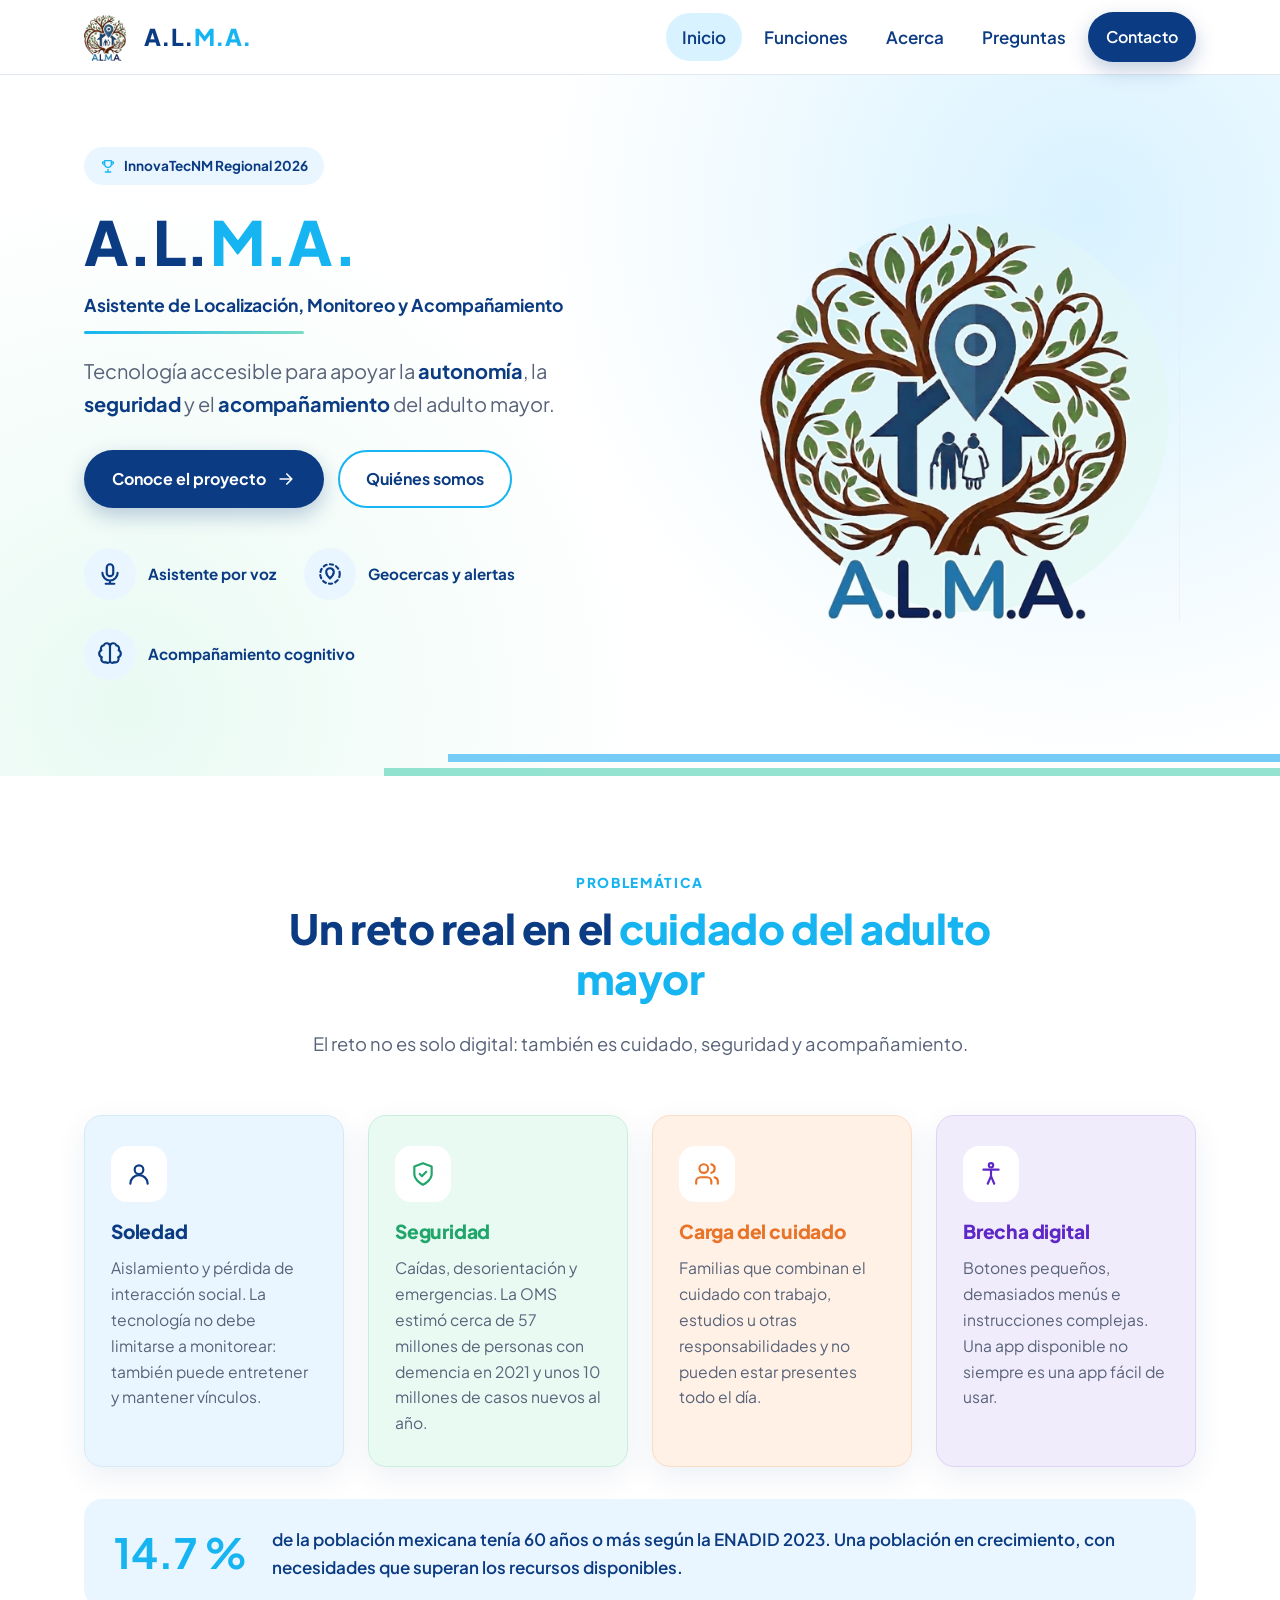
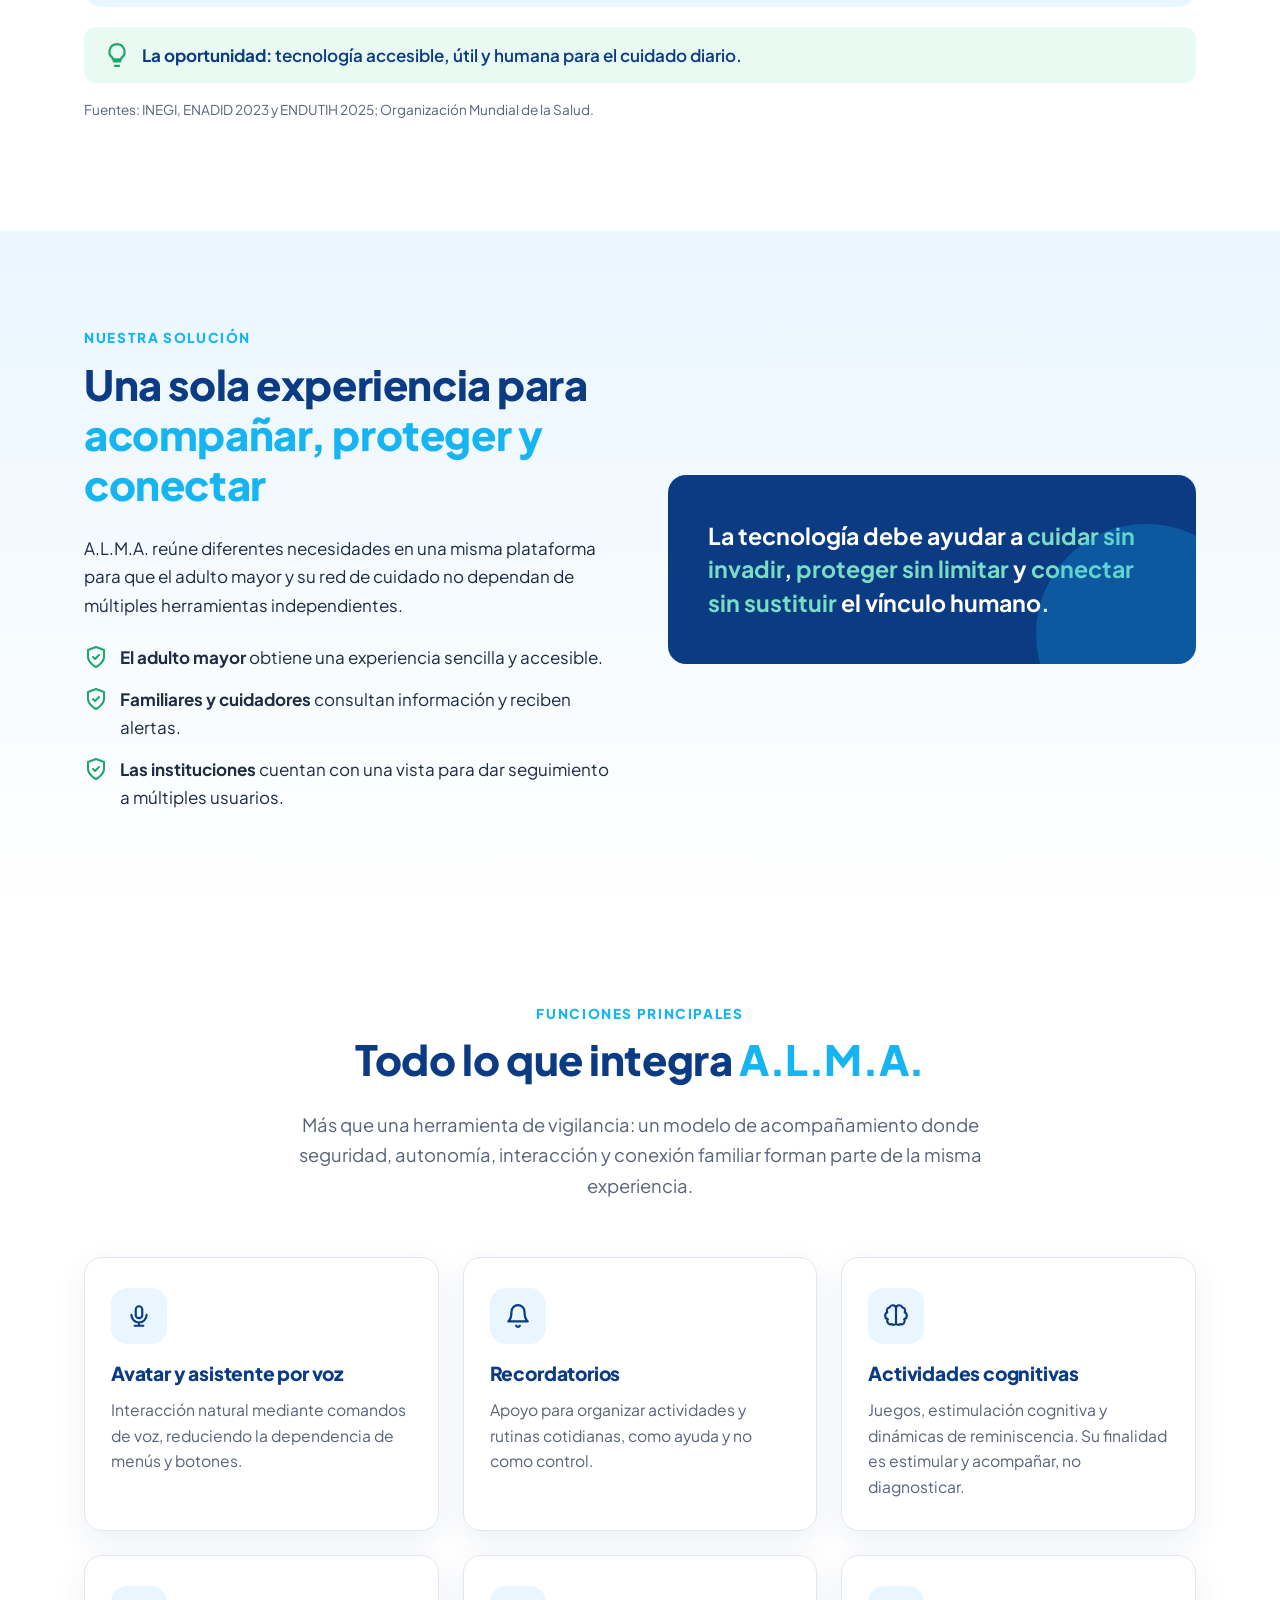
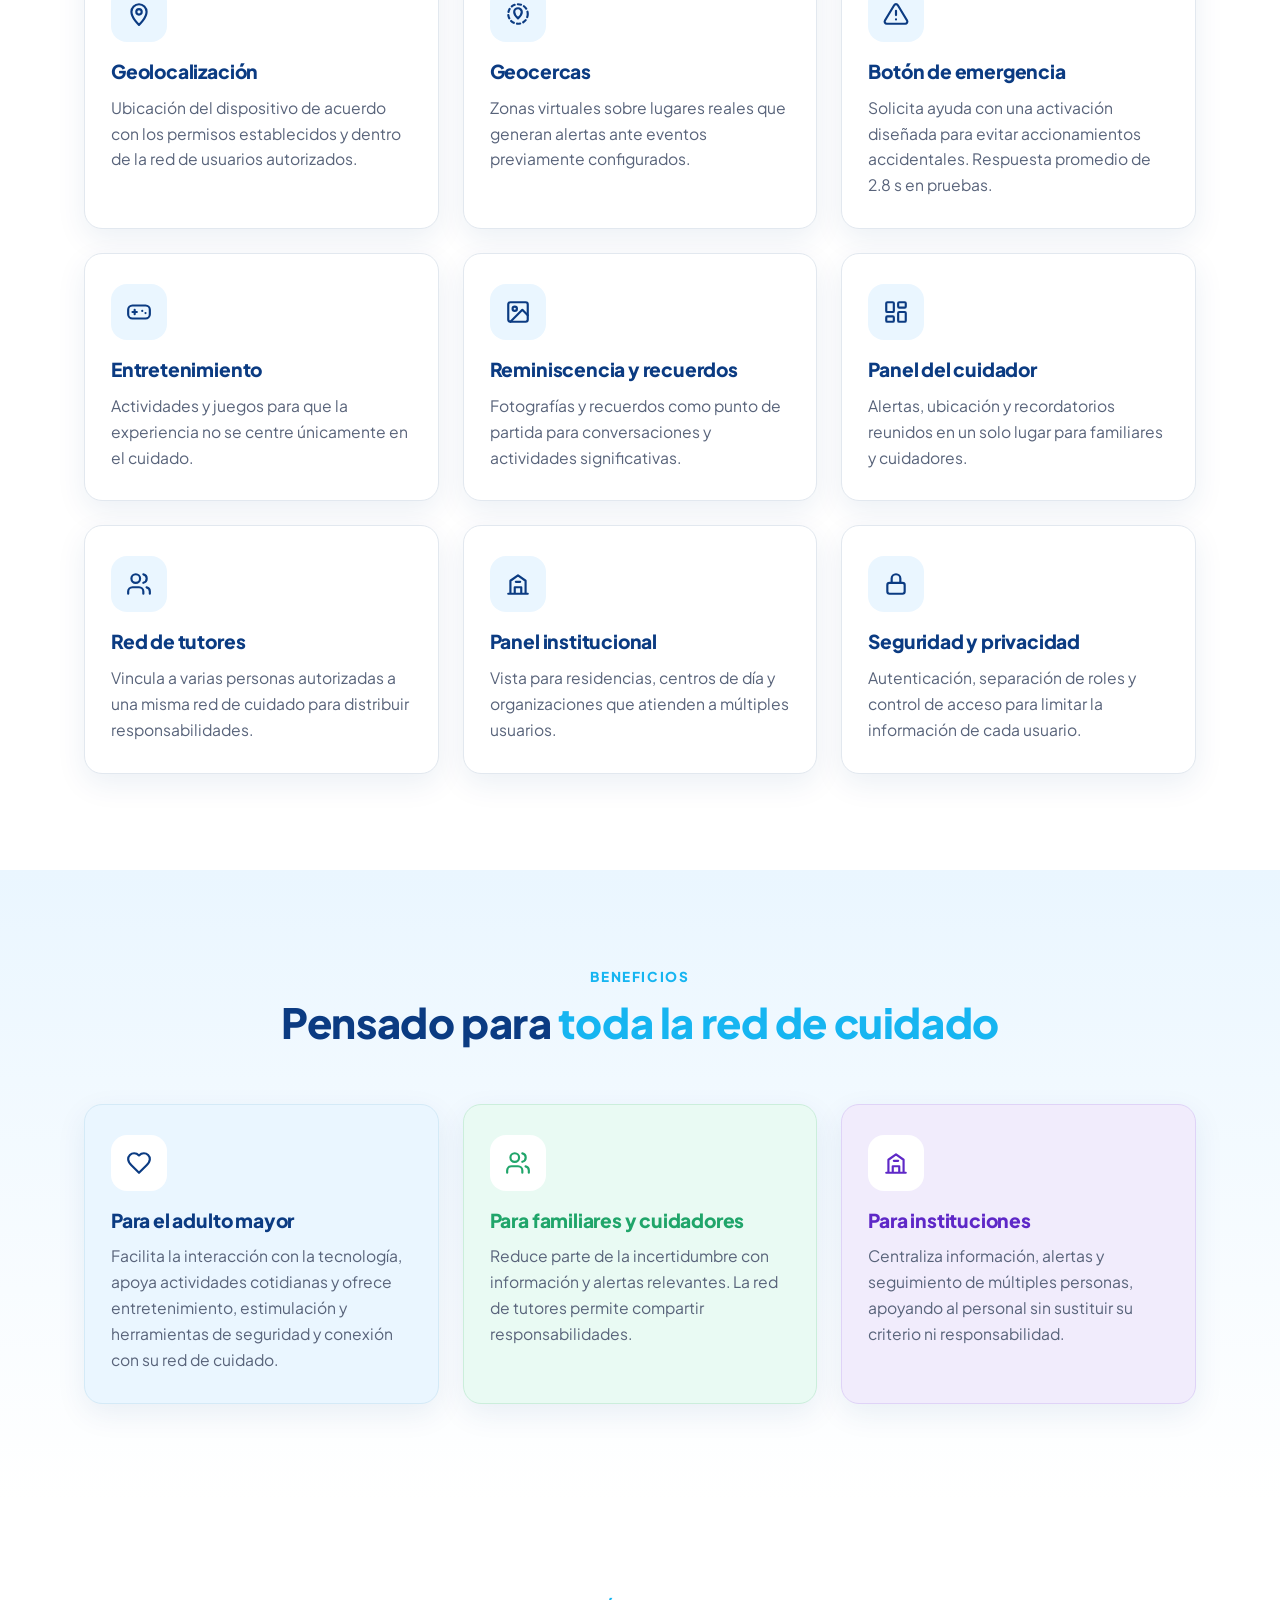
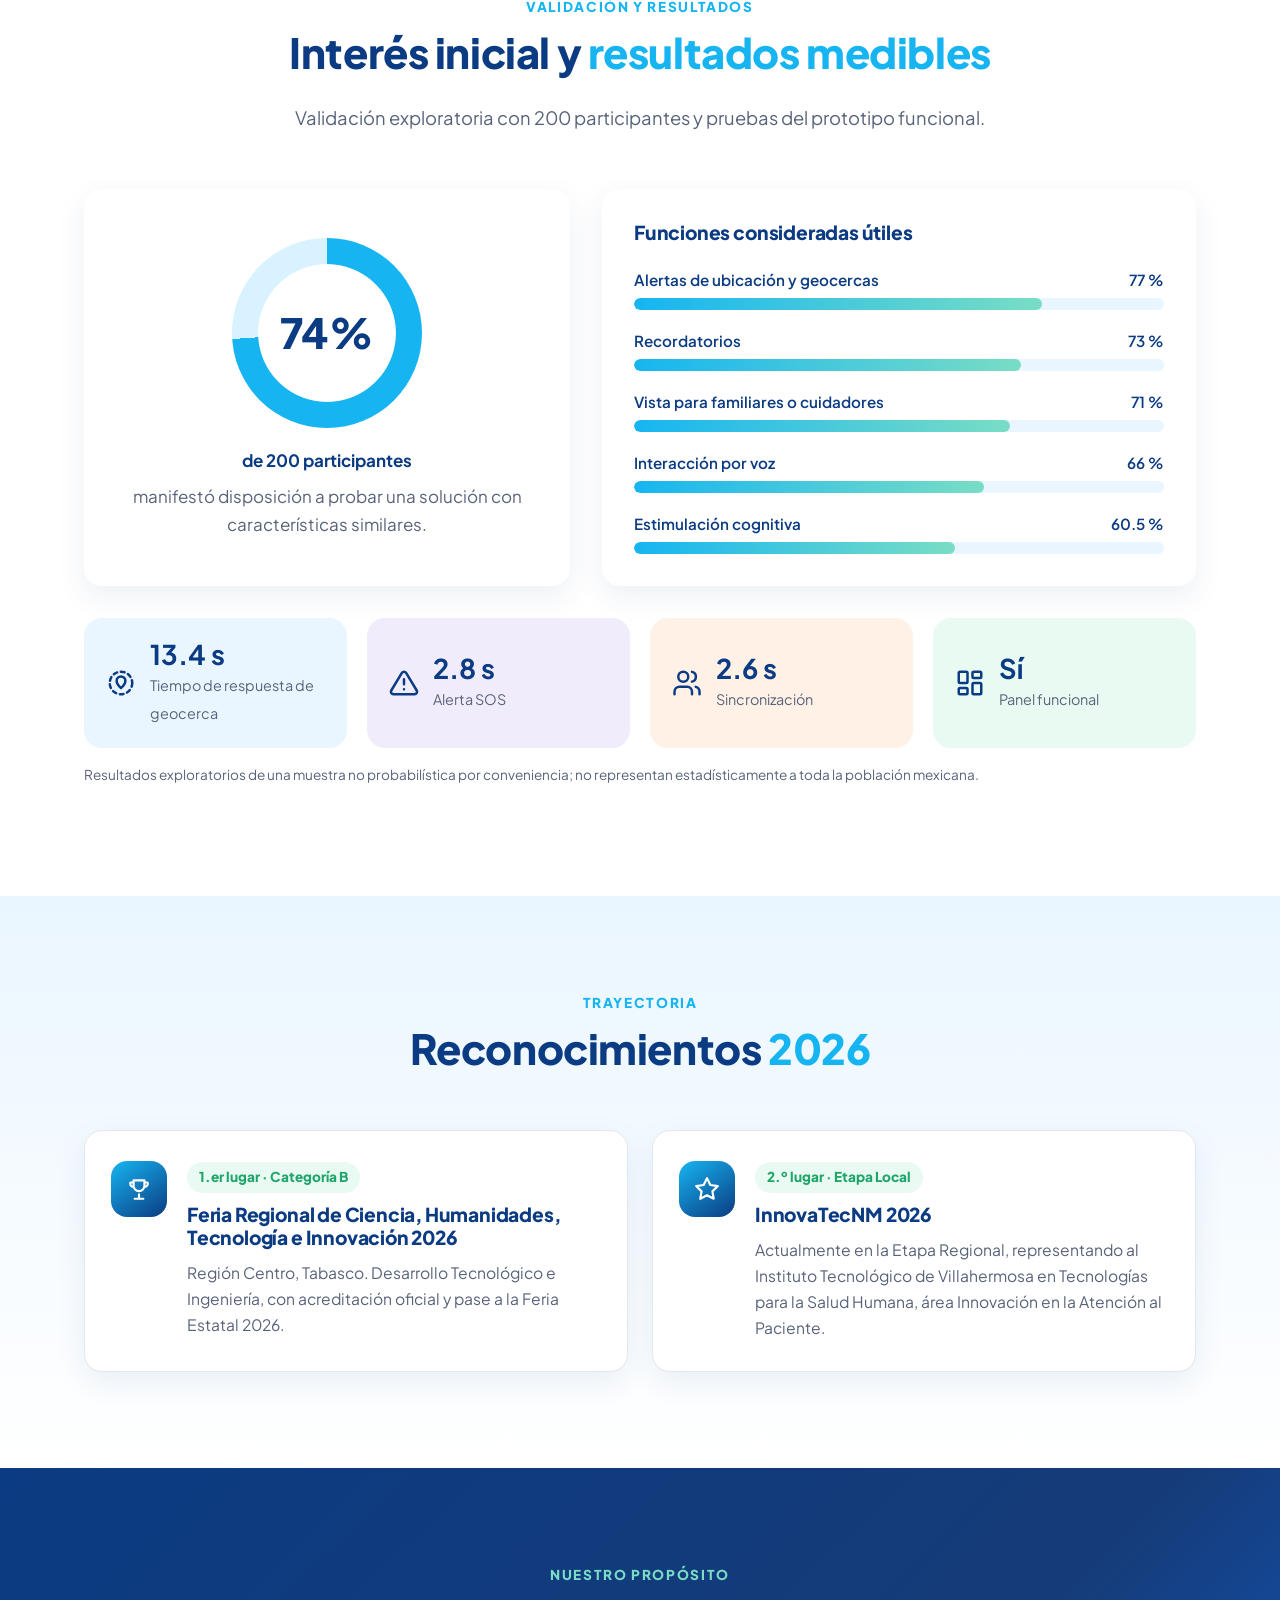
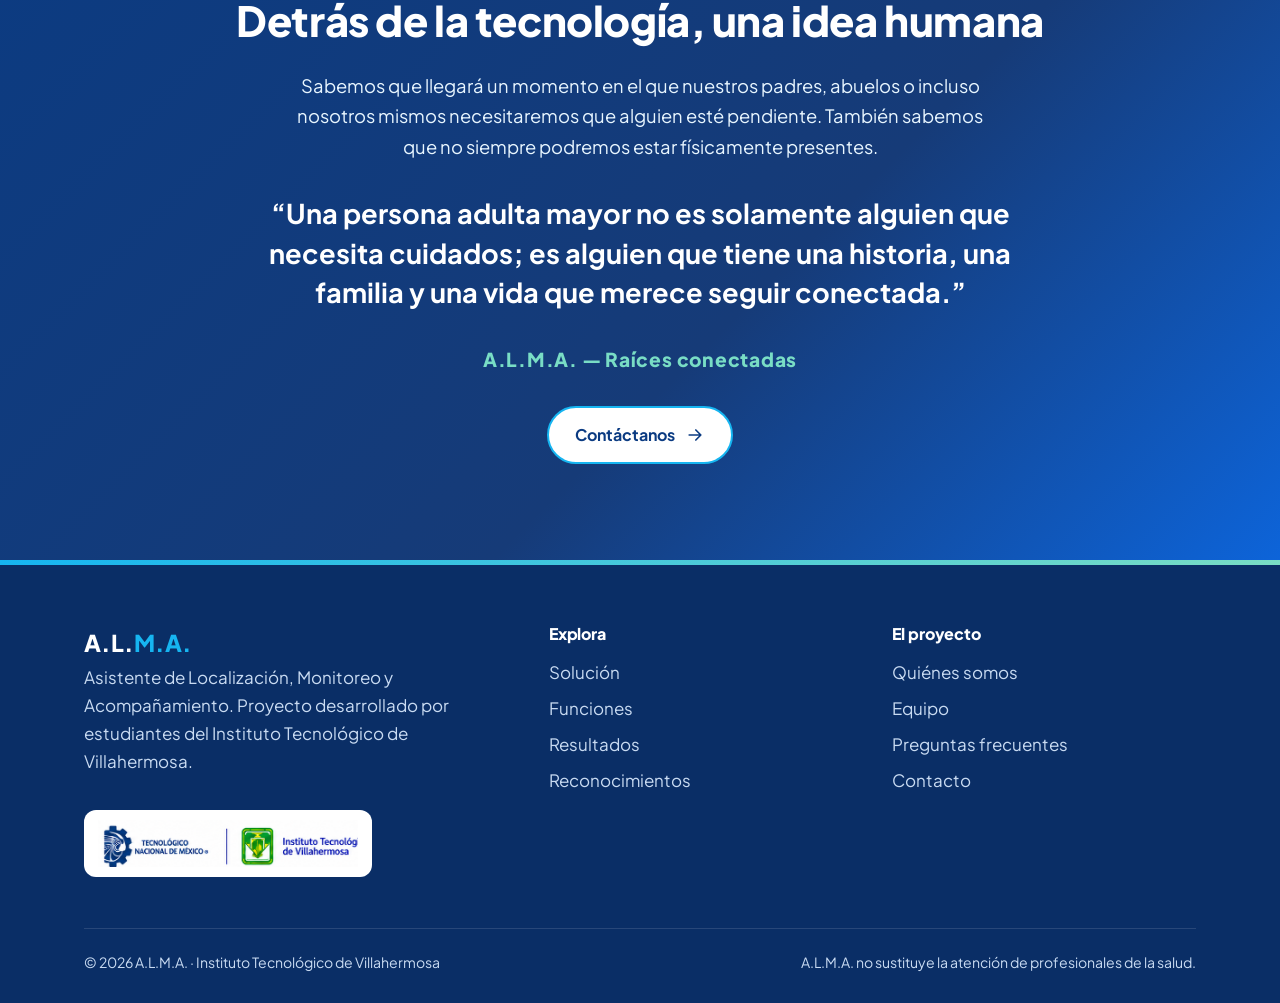
<file: index.html>
<!DOCTYPE html>
<html lang="es">
<head>
  <meta charset="UTF-8">
  <meta name="viewport" content="width=device-width, initial-scale=1.0">
  <title>A.L.M.A. — Asistente de Localización, Monitoreo y Acompañamiento</title>
  <meta name="description" content="A.L.M.A. es una plataforma tecnológica accesible y humana para el acompañamiento cotidiano de personas adultas mayores y su red de cuidado. Instituto Tecnológico de Villahermosa.">
  <meta name="theme-color" content="#0B3B82">

  <!-- Vista previa al compartir el enlace (WhatsApp, Facebook, etc.) -->
  <meta property="og:title" content="A.L.M.A. — Raíces conectadas">
  <meta property="og:description" content="Tecnología accesible para apoyar la autonomía, la seguridad y el acompañamiento del adulto mayor.">
  <meta property="og:image" content="assets/images/logo-alma.png">

  <link rel="icon" type="image/png" href="assets/icons/favicon.png">
  <link rel="preconnect" href="https://fonts.googleapis.com">
  <link rel="preconnect" href="https://fonts.gstatic.com" crossorigin>
  <link href="https://fonts.googleapis.com/css2?family=Plus+Jakarta+Sans:wght@400;500;600;700;800&display=swap" rel="stylesheet">
  <link rel="stylesheet" href="css/main.css">
  <link rel="stylesheet" href="css/responsive.css">
</head>
<body>
  <a class="saltar-contenido" href="#contenido">Saltar al contenido</a>

  <!-- ===== Encabezado ===== -->
  <header class="encabezado">
    <div class="contenedor">
      <a class="marca" href="index.html" aria-label="A.L.M.A. inicio">
        <img src="assets/images/logo-alma.png" alt="">
        <span class="marca-texto">A.L.<span>M.A.</span></span>
      </a>
      <button class="menu-boton" aria-label="Abrir menú" aria-expanded="false" aria-controls="menu">
        <span class="icono i-menu"></span>
      </button>
      <nav class="nav" id="menu" aria-label="Principal">
        <ul>
          <li><a href="index.html" aria-current="page">Inicio</a></li>
          <li><a href="#funciones">Funciones</a></li>
          <li><a href="pages/acerca.html">Acerca</a></li>
          <li><a href="pages/contacto.html#preguntas">Preguntas</a></li>
          <li><a class="boton boton-primario" href="pages/contacto.html">Contacto</a></li>
        </ul>
      </nav>
    </div>
  </header>

  <main id="contenido">

    <!-- ===== Hero ===== -->
    <section class="hero">
      <div class="contenedor">
        <div>
          <span class="etiqueta"><span class="icono i-trofeo"></span>InnovaTecNM Regional 2026</span>
          <h1>A.L.<span class="resalte">M.A.</span></h1>
          <p class="hero-subtitulo">Asistente de Localización, Monitoreo y Acompañamiento</p>
          <p class="hero-texto">Tecnología accesible para apoyar la <strong>autonomía</strong>, la <strong>seguridad</strong> y el <strong>acompañamiento</strong> del adulto mayor.</p>
          <div class="hero-acciones">
            <a class="boton boton-primario" href="#solucion">Conoce el proyecto <span class="icono i-flecha"></span></a>
            <a class="boton boton-secundario" href="pages/acerca.html">Quiénes somos</a>
          </div>
          <div class="hero-pilares">
            <div class="pilar"><span class="burbuja"><span class="icono i-voz"></span></span>Asistente por voz</div>
            <div class="pilar"><span class="burbuja"><span class="icono i-geocerca"></span></span>Geocercas y alertas</div>
            <div class="pilar"><span class="burbuja"><span class="icono i-cerebro"></span></span>Acompañamiento cognitivo</div>
          </div>
        </div>
        <div class="hero-visual">
          <img src="assets/images/logo-alma.png" alt="Logotipo de A.L.M.A.: un árbol cuyas raíces rodean una casa con dos personas adultas mayores y un marcador de ubicación">
        </div>
      </div>
      <div class="ondas" aria-hidden="true"></div>
    </section>

    <!-- ===== Problemática ===== -->
    <section class="seccion" id="problematica">
      <div class="contenedor">
        <div class="seccion-cabecera aparecer">
          <span class="antetitulo">Problemática</span>
          <h2>Un reto real en el <span class="resalte">cuidado del adulto mayor</span></h2>
          <p>El reto no es solo digital: también es cuidado, seguridad y acompañamiento.</p>
        </div>

        <div class="rejilla rejilla-4">
          <article class="tarjeta t-azul aparecer">
            <span class="tarjeta-icono"><span class="icono i-persona"></span></span>
            <h3>Soledad</h3>
            <p>Aislamiento y pérdida de interacción social. La tecnología no debe limitarse a monitorear: también puede entretener y mantener vínculos.</p>
          </article>
          <article class="tarjeta t-menta aparecer">
            <span class="tarjeta-icono"><span class="icono i-escudo"></span></span>
            <h3>Seguridad</h3>
            <p>Caídas, desorientación y emergencias. La OMS estimó cerca de 57 millones de personas con demencia en 2021 y unos 10 millones de casos nuevos al año.</p>
          </article>
          <article class="tarjeta t-durazno aparecer">
            <span class="tarjeta-icono"><span class="icono i-red"></span></span>
            <h3>Carga del cuidado</h3>
            <p>Familias que combinan el cuidado con trabajo, estudios u otras responsabilidades y no pueden estar presentes todo el día.</p>
          </article>
          <article class="tarjeta t-lila aparecer">
            <span class="tarjeta-icono"><span class="icono i-accesible"></span></span>
            <h3>Brecha digital</h3>
            <p>Botones pequeños, demasiados menús e instrucciones complejas. Una app disponible no siempre es una app fácil de usar.</p>
          </article>
        </div>

        <div class="dato-grande aparecer">
          <strong>14.7 %</strong>
          <p>de la población mexicana tenía 60 años o más según la ENADID 2023. Una población en crecimiento, con necesidades que superan los recursos disponibles.</p>
        </div>
        <div class="nota aparecer"><span class="icono i-foco"></span><span><strong>La oportunidad:</strong> tecnología accesible, útil y humana para el cuidado diario.</span></div>
        <p class="fuente">Fuentes: INEGI, ENADID 2023 y ENDUTIH 2025; Organización Mundial de la Salud.</p>
      </div>
    </section>

    <!-- ===== Solución ===== -->
    <section class="seccion seccion-alterna" id="solucion">
      <div class="contenedor">
        <div class="solucion">
          <div class="aparecer">
            <span class="antetitulo">Nuestra solución</span>
            <h2>Una sola experiencia para <span class="resalte">acompañar, proteger y conectar</span></h2>
            <p>A.L.M.A. reúne diferentes necesidades en una misma plataforma para que el adulto mayor y su red de cuidado no dependan de múltiples herramientas independientes.</p>
            <ul class="lista-check">
              <li><span class="icono i-escudo"></span><span><strong>El adulto mayor</strong> obtiene una experiencia sencilla y accesible.</span></li>
              <li><span class="icono i-escudo"></span><span><strong>Familiares y cuidadores</strong> consultan información y reciben alertas.</span></li>
              <li><span class="icono i-escudo"></span><span><strong>Las instituciones</strong> cuentan con una vista para dar seguimiento a múltiples usuarios.</span></li>
            </ul>
          </div>
          <div class="cita aparecer">
            <p>La tecnología debe ayudar a <span class="resalte">cuidar sin invadir</span>, <span class="resalte">proteger sin limitar</span> y <span class="resalte">conectar sin sustituir</span> el vínculo humano.</p>
          </div>
        </div>
      </div>
    </section>

    <!-- ===== Funciones ===== -->
    <section class="seccion" id="funciones">
      <div class="contenedor">
        <div class="seccion-cabecera aparecer">
          <span class="antetitulo">Funciones principales</span>
          <h2>Todo lo que integra <span class="resalte">A.L.M.A.</span></h2>
          <p>Más que una herramienta de vigilancia: un modelo de acompañamiento donde seguridad, autonomía, interacción y conexión familiar forman parte de la misma experiencia.</p>
        </div>

        <div class="rejilla rejilla-3">
          <article class="tarjeta aparecer">
            <span class="tarjeta-icono"><span class="icono i-voz"></span></span>
            <h3>Avatar y asistente por voz</h3>
            <p>Interacción natural mediante comandos de voz, reduciendo la dependencia de menús y botones.</p>
          </article>
          <article class="tarjeta aparecer">
            <span class="tarjeta-icono"><span class="icono i-recordatorio"></span></span>
            <h3>Recordatorios</h3>
            <p>Apoyo para organizar actividades y rutinas cotidianas, como ayuda y no como control.</p>
          </article>
          <article class="tarjeta aparecer">
            <span class="tarjeta-icono"><span class="icono i-cerebro"></span></span>
            <h3>Actividades cognitivas</h3>
            <p>Juegos, estimulación cognitiva y dinámicas de reminiscencia. Su finalidad es estimular y acompañar, no diagnosticar.</p>
          </article>
          <article class="tarjeta aparecer">
            <span class="tarjeta-icono"><span class="icono i-ubicacion"></span></span>
            <h3>Geolocalización</h3>
            <p>Ubicación del dispositivo de acuerdo con los permisos establecidos y dentro de la red de usuarios autorizados.</p>
          </article>
          <article class="tarjeta aparecer">
            <span class="tarjeta-icono"><span class="icono i-geocerca"></span></span>
            <h3>Geocercas</h3>
            <p>Zonas virtuales sobre lugares reales que generan alertas ante eventos previamente configurados.</p>
          </article>
          <article class="tarjeta aparecer">
            <span class="tarjeta-icono"><span class="icono i-emergencia"></span></span>
            <h3>Botón de emergencia</h3>
            <p>Solicita ayuda con una activación diseñada para evitar accionamientos accidentales. Respuesta promedio de 2.8 s en pruebas.</p>
          </article>
          <article class="tarjeta aparecer">
            <span class="tarjeta-icono"><span class="icono i-juego"></span></span>
            <h3>Entretenimiento</h3>
            <p>Actividades y juegos para que la experiencia no se centre únicamente en el cuidado.</p>
          </article>
          <article class="tarjeta aparecer">
            <span class="tarjeta-icono"><span class="icono i-recuerdos"></span></span>
            <h3>Reminiscencia y recuerdos</h3>
            <p>Fotografías y recuerdos como punto de partida para conversaciones y actividades significativas.</p>
          </article>
          <article class="tarjeta aparecer">
            <span class="tarjeta-icono"><span class="icono i-panel"></span></span>
            <h3>Panel del cuidador</h3>
            <p>Alertas, ubicación y recordatorios reunidos en un solo lugar para familiares y cuidadores.</p>
          </article>
          <article class="tarjeta aparecer">
            <span class="tarjeta-icono"><span class="icono i-red"></span></span>
            <h3>Red de tutores</h3>
            <p>Vincula a varias personas autorizadas a una misma red de cuidado para distribuir responsabilidades.</p>
          </article>
          <article class="tarjeta aparecer">
            <span class="tarjeta-icono"><span class="icono i-institucion"></span></span>
            <h3>Panel institucional</h3>
            <p>Vista para residencias, centros de día y organizaciones que atienden a múltiples usuarios.</p>
          </article>
          <article class="tarjeta aparecer">
            <span class="tarjeta-icono"><span class="icono i-candado"></span></span>
            <h3>Seguridad y privacidad</h3>
            <p>Autenticación, separación de roles y control de acceso para limitar la información de cada usuario.</p>
          </article>
        </div>
      </div>
    </section>

    <!-- ===== Beneficios ===== -->
    <section class="seccion seccion-alterna" id="beneficios">
      <div class="contenedor">
        <div class="seccion-cabecera aparecer">
          <span class="antetitulo">Beneficios</span>
          <h2>Pensado para <span class="resalte">toda la red de cuidado</span></h2>
        </div>
        <div class="rejilla rejilla-3">
          <article class="tarjeta t-azul aparecer">
            <span class="tarjeta-icono"><span class="icono i-corazon"></span></span>
            <h3>Para el adulto mayor</h3>
            <p>Facilita la interacción con la tecnología, apoya actividades cotidianas y ofrece entretenimiento, estimulación y herramientas de seguridad y conexión con su red de cuidado.</p>
          </article>
          <article class="tarjeta t-menta aparecer">
            <span class="tarjeta-icono"><span class="icono i-red"></span></span>
            <h3>Para familiares y cuidadores</h3>
            <p>Reduce parte de la incertidumbre con información y alertas relevantes. La red de tutores permite compartir responsabilidades.</p>
          </article>
          <article class="tarjeta t-lila aparecer">
            <span class="tarjeta-icono"><span class="icono i-institucion"></span></span>
            <h3>Para instituciones</h3>
            <p>Centraliza información, alertas y seguimiento de múltiples personas, apoyando al personal sin sustituir su criterio ni responsabilidad.</p>
          </article>
        </div>
      </div>
    </section>

    <!-- ===== Validación ===== -->
    <section class="seccion" id="validacion">
      <div class="contenedor">
        <div class="seccion-cabecera aparecer">
          <span class="antetitulo">Validación y resultados</span>
          <h2>Interés inicial y <span class="resalte">resultados medibles</span></h2>
          <p>Validación exploratoria con 200 participantes y pruebas del prototipo funcional.</p>
        </div>

        <div class="validacion">
          <div class="panel-numero aparecer">
            <div class="dona" style="--p:74" role="img" aria-label="74 por ciento">74%</div>
            <p><strong style="color:var(--azul-marino)">de 200 participantes</strong></p>
            <p>manifestó disposición a probar una solución con características similares.</p>
          </div>

          <div class="barras aparecer">
            <h3>Funciones consideradas útiles</h3>
            <div class="barra-fila">
              <div class="barra-etiqueta"><span>Alertas de ubicación y geocercas</span><span>77 %</span></div>
              <div class="barra"><span style="--v:77%"></span></div>
            </div>
            <div class="barra-fila">
              <div class="barra-etiqueta"><span>Recordatorios</span><span>73 %</span></div>
              <div class="barra"><span style="--v:73%"></span></div>
            </div>
            <div class="barra-fila">
              <div class="barra-etiqueta"><span>Vista para familiares o cuidadores</span><span>71 %</span></div>
              <div class="barra"><span style="--v:71%"></span></div>
            </div>
            <div class="barra-fila">
              <div class="barra-etiqueta"><span>Interacción por voz</span><span>66 %</span></div>
              <div class="barra"><span style="--v:66%"></span></div>
            </div>
            <div class="barra-fila">
              <div class="barra-etiqueta"><span>Estimulación cognitiva</span><span>60.5 %</span></div>
              <div class="barra"><span style="--v:60.5%"></span></div>
            </div>
          </div>
        </div>

        <div class="metricas">
          <div class="metrica t-azul aparecer">
            <span class="icono i-geocerca"></span>
            <div><strong>13.4 s</strong><span class="txt">Tiempo de respuesta de geocerca</span></div>
          </div>
          <div class="metrica t-lila aparecer">
            <span class="icono i-emergencia"></span>
            <div><strong>2.8 s</strong><span class="txt">Alerta SOS</span></div>
          </div>
          <div class="metrica t-durazno aparecer">
            <span class="icono i-red"></span>
            <div><strong>2.6 s</strong><span class="txt">Sincronización</span></div>
          </div>
          <div class="metrica t-menta aparecer">
            <span class="icono i-panel"></span>
            <div><strong>Sí</strong><span class="txt">Panel funcional</span></div>
          </div>
        </div>
        <p class="fuente">Resultados exploratorios de una muestra no probabilística por conveniencia; no representan estadísticamente a toda la población mexicana.</p>
      </div>
    </section>

    <!-- ===== Logros ===== -->
    <section class="seccion seccion-alterna" id="logros">
      <div class="contenedor">
        <div class="seccion-cabecera aparecer">
          <span class="antetitulo">Trayectoria</span>
          <h2>Reconocimientos <span class="resalte">2026</span></h2>
        </div>
        <div class="rejilla rejilla-2">
          <article class="tarjeta logro aparecer">
            <span class="tarjeta-icono"><span class="icono i-trofeo"></span></span>
            <div>
              <span class="puesto">1.er lugar · Categoría B</span>
              <h3>Feria Regional de Ciencia, Humanidades, Tecnología e Innovación 2026</h3>
              <p>Región Centro, Tabasco. Desarrollo Tecnológico e Ingeniería, con acreditación oficial y pase a la Feria Estatal 2026.</p>
            </div>
          </article>
          <article class="tarjeta logro aparecer">
            <span class="tarjeta-icono"><span class="icono i-estrella"></span></span>
            <div>
              <span class="puesto">2.º lugar · Etapa Local</span>
              <h3>InnovaTecNM 2026</h3>
              <p>Actualmente en la Etapa Regional, representando al Instituto Tecnológico de Villahermosa en Tecnologías para la Salud Humana, área Innovación en la Atención al Paciente.</p>
            </div>
          </article>
        </div>
      </div>
    </section>

    <!-- ===== Propósito ===== -->
    <section class="seccion proposito" id="proposito">
      <div class="contenedor aparecer">
        <span class="antetitulo" style="color:var(--menta)">Nuestro propósito</span>
        <h2>Detrás de la tecnología, una idea humana</h2>
        <p>Sabemos que llegará un momento en el que nuestros padres, abuelos o incluso nosotros mismos necesitaremos que alguien esté pendiente. También sabemos que no siempre podremos estar físicamente presentes.</p>
        <p class="frase">“Una persona adulta mayor no es solamente alguien que necesita cuidados; es alguien que tiene una historia, una familia y una vida que merece seguir conectada.”</p>
        <p class="lema">A.L.M.A. — Raíces conectadas</p>
        <div class="hero-acciones" style="justify-content:center">
          <a class="boton boton-secundario" href="pages/contacto.html">Contáctanos <span class="icono i-flecha"></span></a>
        </div>
      </div>
    </section>
  </main>

  <!-- ===== Pie de página ===== -->
  <footer class="pie">
    <div class="contenedor">
      <div class="pie-rejilla">
        <div>
          <span class="marca-texto">A.L.<span>M.A.</span></span>
          <p>Asistente de Localización, Monitoreo y Acompañamiento. Proyecto desarrollado por estudiantes del Instituto Tecnológico de Villahermosa.</p>
          <div class="pie-institucional">
            <img src="assets/images/logos-institucionales.png" alt="Tecnológico Nacional de México e Instituto Tecnológico de Villahermosa">
          </div>
        </div>
        <div>
          <h4>Explora</h4>
          <ul>
            <li><a href="#solucion">Solución</a></li>
            <li><a href="#funciones">Funciones</a></li>
            <li><a href="#validacion">Resultados</a></li>
            <li><a href="#logros">Reconocimientos</a></li>
          </ul>
        </div>
        <div>
          <h4>El proyecto</h4>
          <ul>
            <li><a href="pages/acerca.html">Quiénes somos</a></li>
            <li><a href="pages/acerca.html#equipo">Equipo</a></li>
            <li><a href="pages/contacto.html#preguntas">Preguntas frecuentes</a></li>
            <li><a href="pages/contacto.html">Contacto</a></li>
          </ul>
        </div>
      </div>
      <div class="pie-legal">
        <span>© <span id="anio">2026</span> A.L.M.A. · Instituto Tecnológico de Villahermosa</span>
        <span>A.L.M.A. no sustituye la atención de profesionales de la salud.</span>
      </div>
    </div>
  </footer>

  <script src="js/main.js"></script>
</body>
</html>
</file>
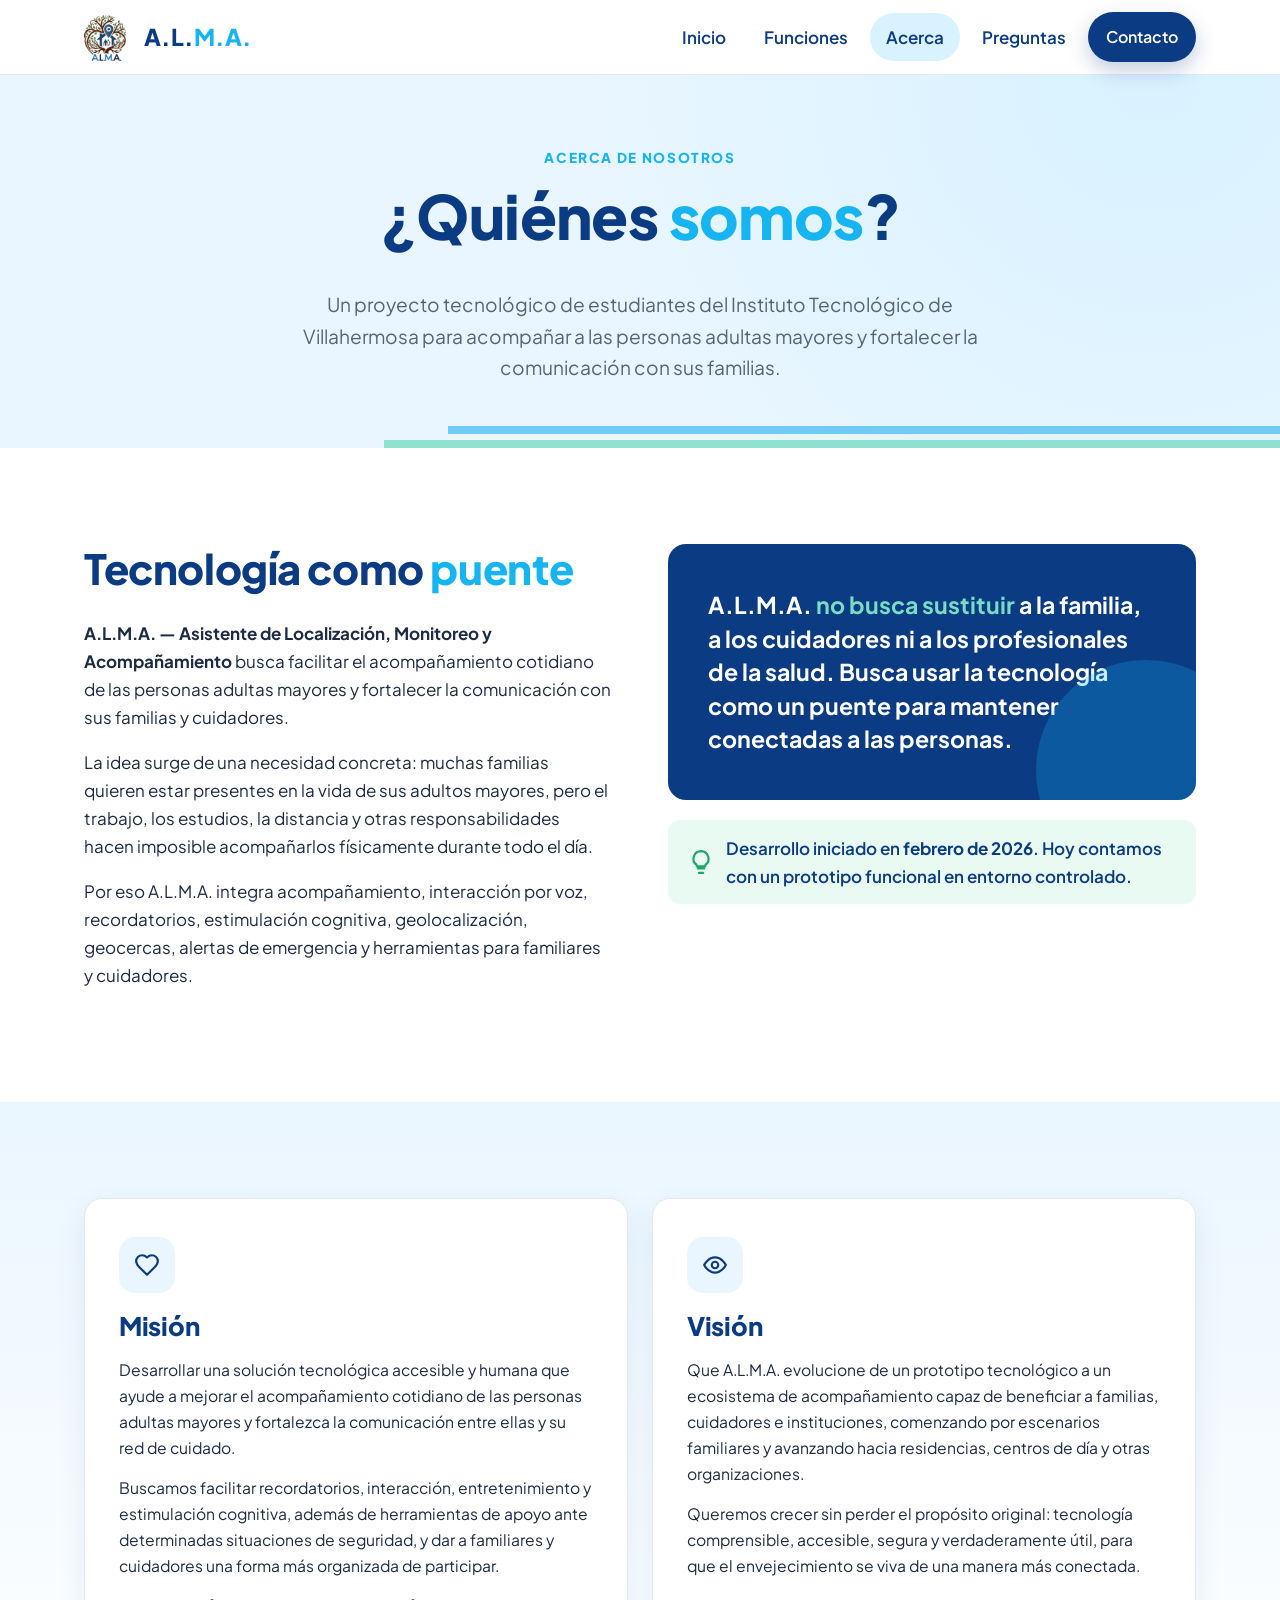
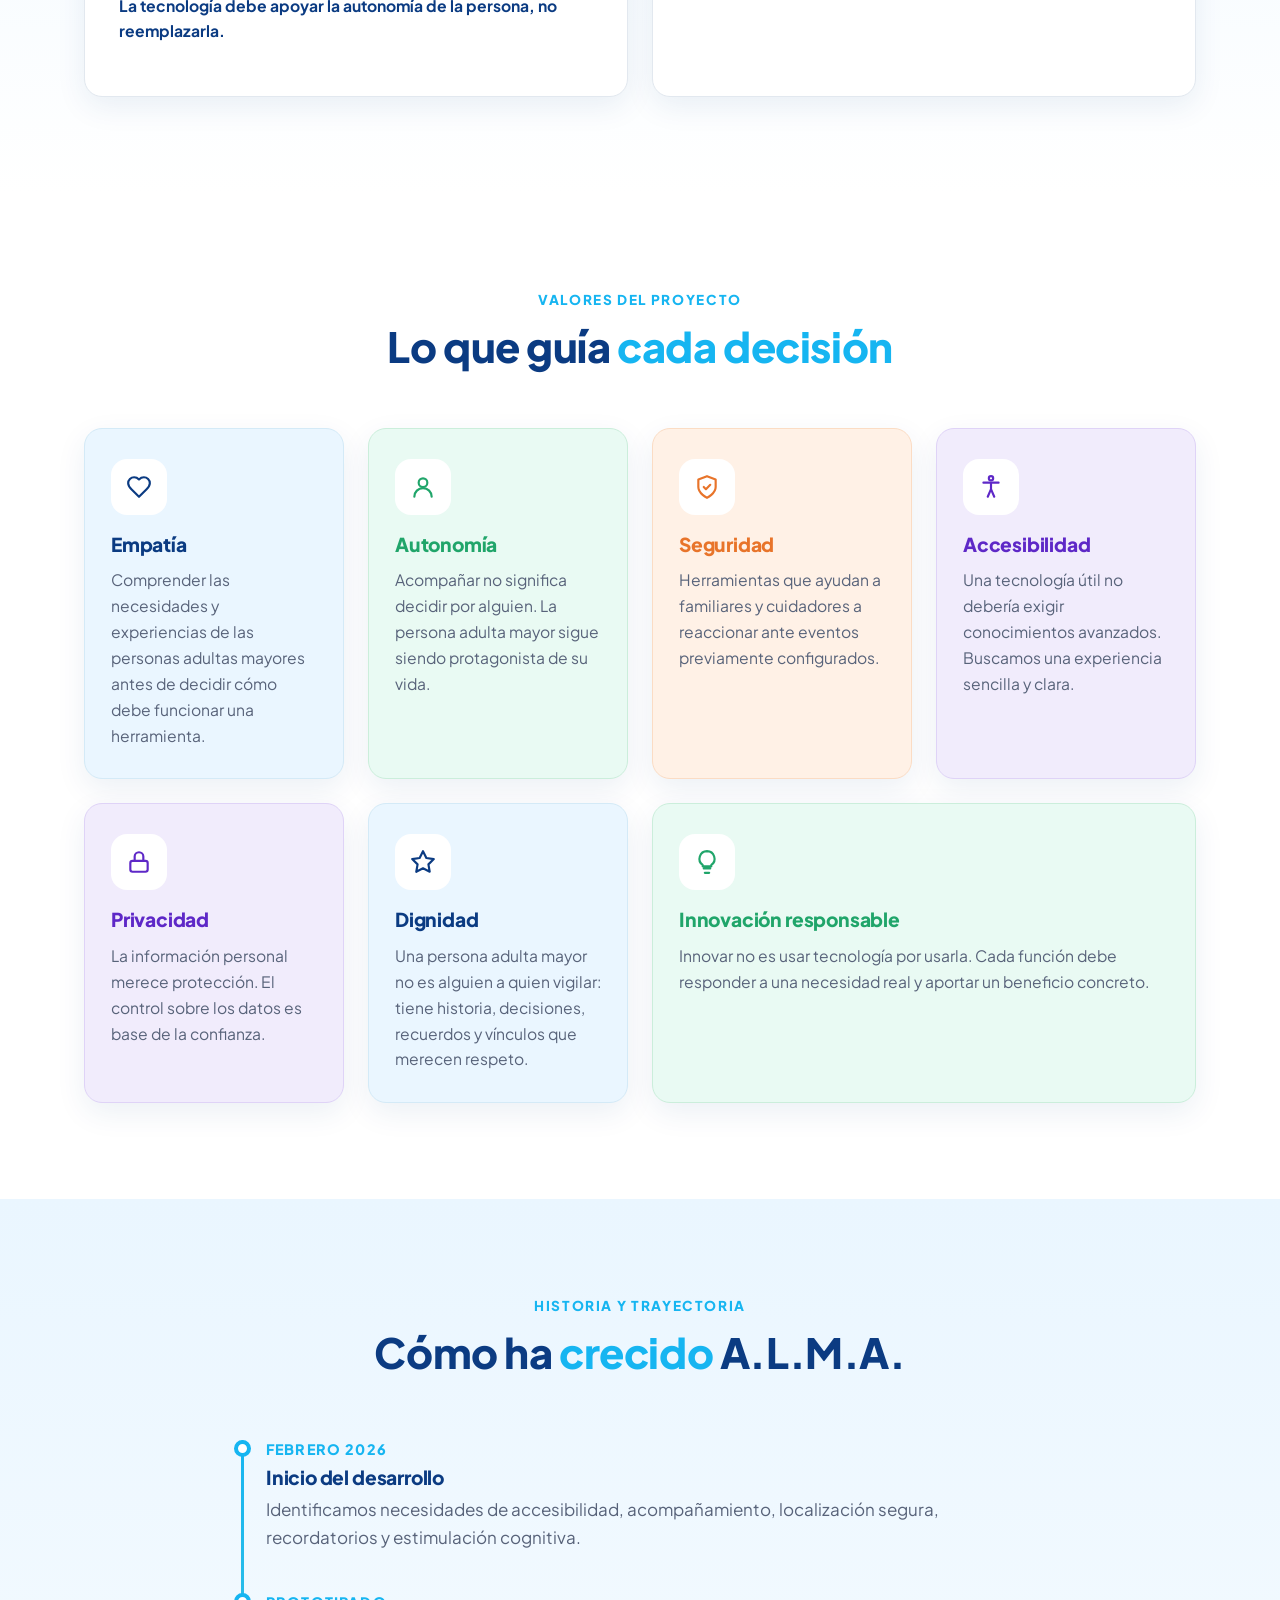
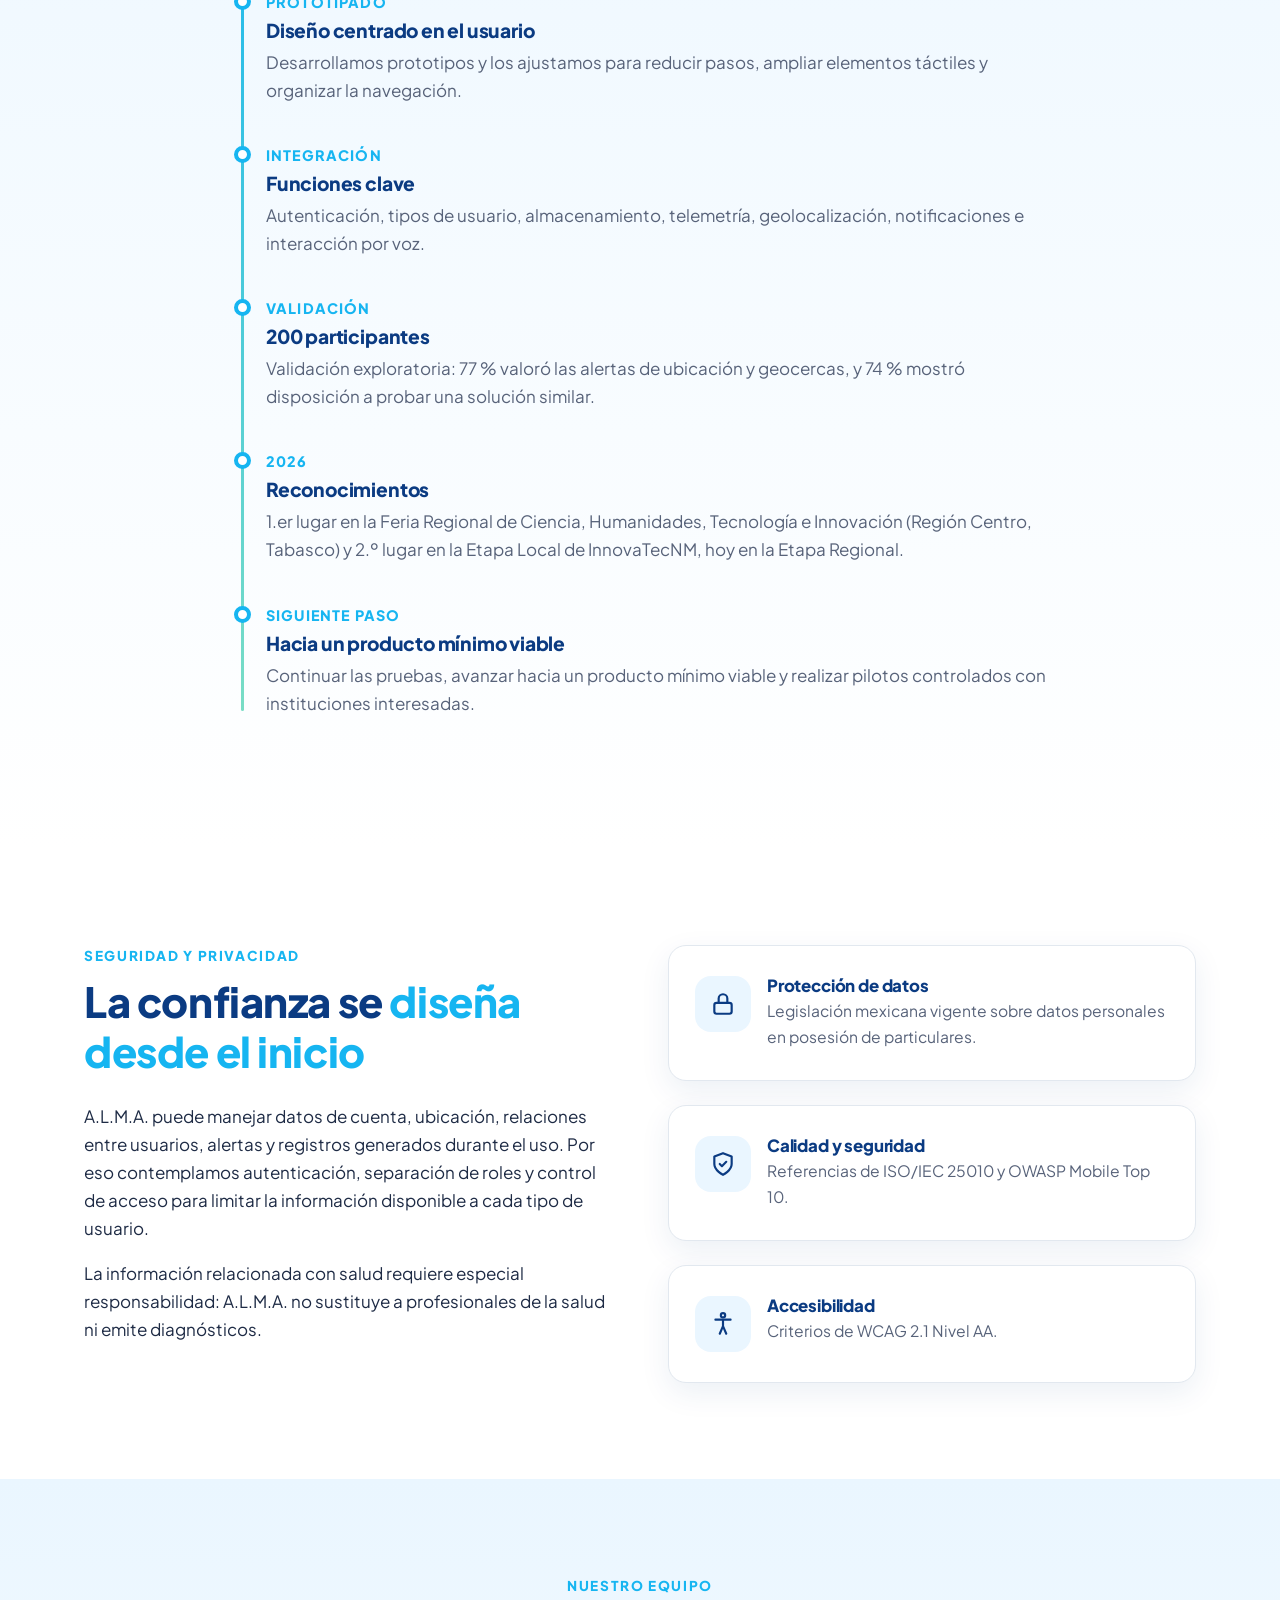
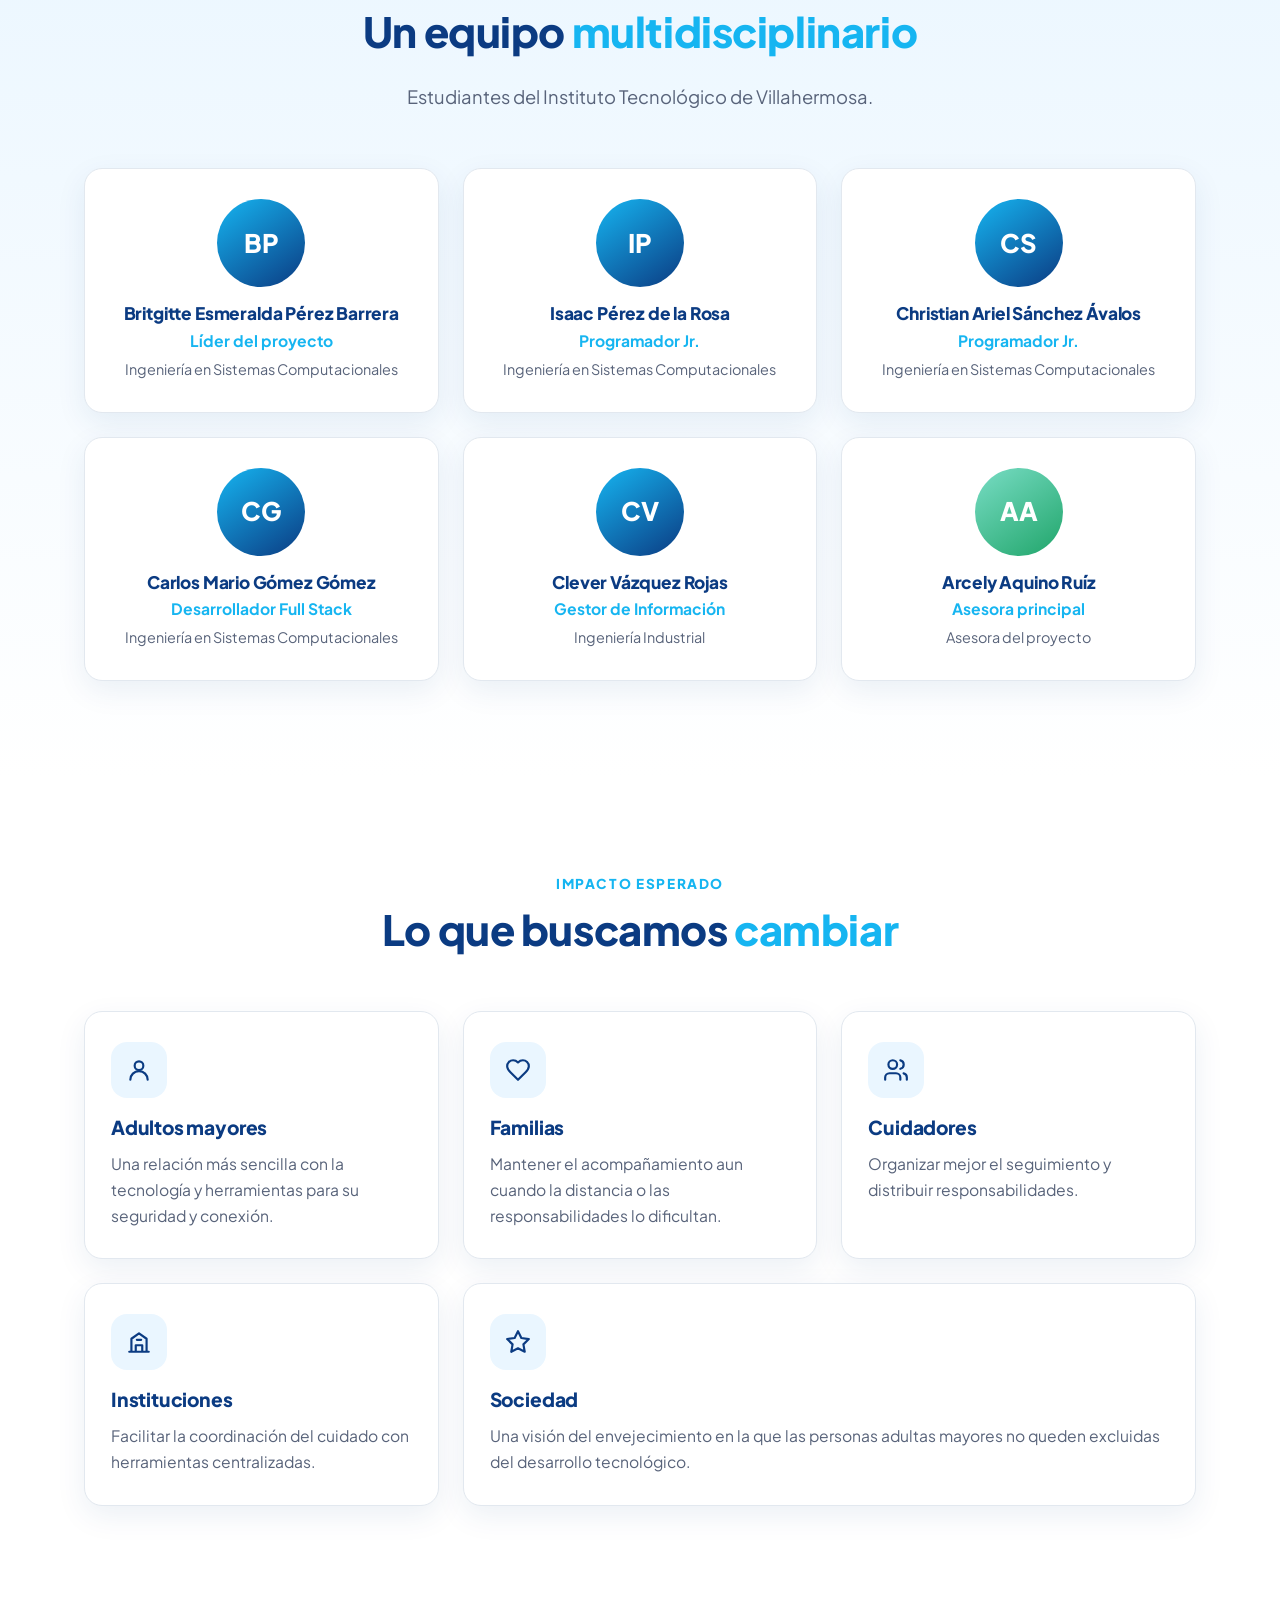
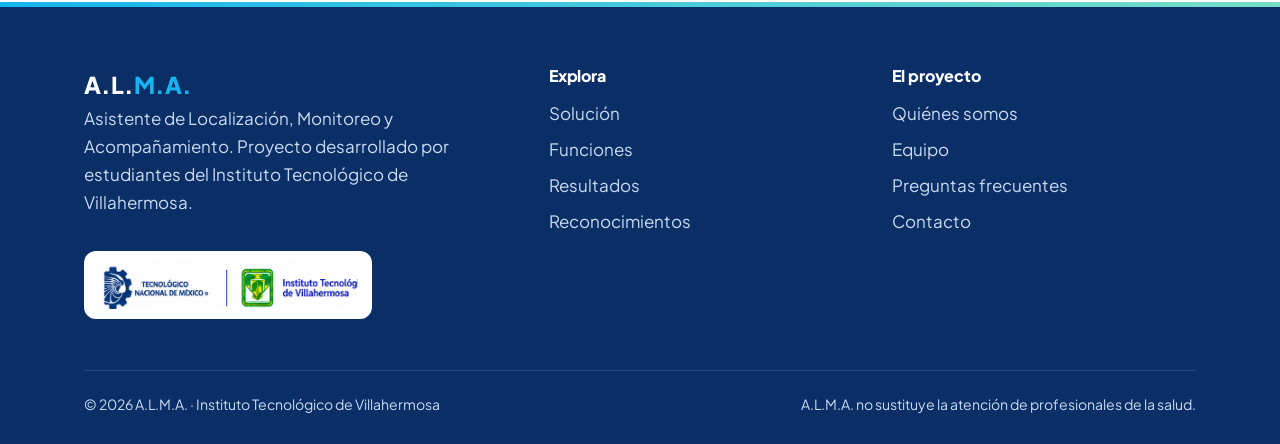
<file: pages/acerca.html>
<!DOCTYPE html>
<html lang="es">
<head>
  <meta charset="UTF-8">
  <meta name="viewport" content="width=device-width, initial-scale=1.0">
  <title>Acerca de A.L.M.A. — Quiénes somos</title>
  <meta name="description" content="Conoce la misión, visión, valores, historia y equipo de A.L.M.A., proyecto del Instituto Tecnológico de Villahermosa.">
  <meta name="theme-color" content="#0B3B82">
  <link rel="icon" type="image/png" href="../assets/icons/favicon.png">
  <link rel="preconnect" href="https://fonts.googleapis.com">
  <link rel="preconnect" href="https://fonts.gstatic.com" crossorigin>
  <link href="https://fonts.googleapis.com/css2?family=Plus+Jakarta+Sans:wght@400;500;600;700;800&display=swap" rel="stylesheet">
  <link rel="stylesheet" href="../css/main.css">
  <link rel="stylesheet" href="../css/responsive.css">
</head>
<body>
  <a class="saltar-contenido" href="#contenido">Saltar al contenido</a>

  <!-- ===== Encabezado ===== -->
  <header class="encabezado">
    <div class="contenedor">
      <a class="marca" href="../index.html" aria-label="A.L.M.A. inicio">
        <img src="../assets/images/logo-alma.png" alt="">
        <span class="marca-texto">A.L.<span>M.A.</span></span>
      </a>
      <button class="menu-boton" aria-label="Abrir menú" aria-expanded="false" aria-controls="menu">
        <span class="icono i-menu"></span>
      </button>
      <nav class="nav" id="menu" aria-label="Principal">
        <ul>
          <li><a href="../index.html">Inicio</a></li>
          <li><a href="../index.html#funciones">Funciones</a></li>
          <li><a href="acerca.html" aria-current="page">Acerca</a></li>
          <li><a href="contacto.html#preguntas">Preguntas</a></li>
          <li><a class="boton boton-primario" href="contacto.html">Contacto</a></li>
        </ul>
      </nav>
    </div>
  </header>

  <main id="contenido">

    <section class="cabecera-pagina">
      <div class="contenedor">
        <span class="antetitulo">Acerca de nosotros</span>
        <h1>¿Quiénes <span class="resalte">somos</span>?</h1>
        <p>Un proyecto tecnológico de estudiantes del Instituto Tecnológico de Villahermosa para acompañar a las personas adultas mayores y fortalecer la comunicación con sus familias.</p>
      </div>
      <div class="ondas" aria-hidden="true"></div>
    </section>

    <!-- ===== Quiénes somos ===== -->
    <section class="seccion">
      <div class="contenedor dos-columnas">
        <div class="texto-largo aparecer">
          <h2>Tecnología como <span class="resalte">puente</span></h2>
          <p><strong>A.L.M.A. — Asistente de Localización, Monitoreo y Acompañamiento</strong> busca facilitar el acompañamiento cotidiano de las personas adultas mayores y fortalecer la comunicación con sus familias y cuidadores.</p>
          <p>La idea surge de una necesidad concreta: muchas familias quieren estar presentes en la vida de sus adultos mayores, pero el trabajo, los estudios, la distancia y otras responsabilidades hacen imposible acompañarlos físicamente durante todo el día.</p>
          <p>Por eso A.L.M.A. integra acompañamiento, interacción por voz, recordatorios, estimulación cognitiva, geolocalización, geocercas, alertas de emergencia y herramientas para familiares y cuidadores.</p>
        </div>
        <div class="aparecer">
          <div class="cita">
            <p>A.L.M.A. <span class="resalte">no busca sustituir</span> a la familia, a los cuidadores ni a los profesionales de la salud. Busca usar la tecnología como un puente para mantener conectadas a las personas.</p>
          </div>
          <div class="nota"><span class="icono i-foco"></span><span>Desarrollo iniciado en <strong>febrero de 2026</strong>. Hoy contamos con un prototipo funcional en entorno controlado.</span></div>
        </div>
      </div>
    </section>

    <!-- ===== Misión y visión ===== -->
    <section class="seccion seccion-alterna">
      <div class="contenedor">
        <div class="rejilla rejilla-2 mision-vision">
          <article class="tarjeta aparecer">
            <span class="tarjeta-icono"><span class="icono i-corazon"></span></span>
            <h3 style="font-size:1.6rem">Misión</h3>
            <p>Desarrollar una solución tecnológica accesible y humana que ayude a mejorar el acompañamiento cotidiano de las personas adultas mayores y fortalezca la comunicación entre ellas y su red de cuidado.</p>
            <p>Buscamos facilitar recordatorios, interacción, entretenimiento y estimulación cognitiva, además de herramientas de apoyo ante determinadas situaciones de seguridad, y dar a familiares y cuidadores una forma más organizada de participar.</p>
            <p><strong style="color:var(--azul-marino)">La tecnología debe apoyar la autonomía de la persona, no reemplazarla.</strong></p>
          </article>
          <article class="tarjeta aparecer">
            <span class="tarjeta-icono"><span class="icono i-ojo"></span></span>
            <h3 style="font-size:1.6rem">Visión</h3>
            <p>Que A.L.M.A. evolucione de un prototipo tecnológico a un ecosistema de acompañamiento capaz de beneficiar a familias, cuidadores e instituciones, comenzando por escenarios familiares y avanzando hacia residencias, centros de día y otras organizaciones.</p>
            <p>Queremos crecer sin perder el propósito original: tecnología comprensible, accesible, segura y verdaderamente útil, para que el envejecimiento se viva de una manera más conectada.</p>
          </article>
        </div>
      </div>
    </section>

    <!-- ===== Valores ===== -->
    <section class="seccion">
      <div class="contenedor">
        <div class="seccion-cabecera aparecer">
          <span class="antetitulo">Valores del proyecto</span>
          <h2>Lo que guía <span class="resalte">cada decisión</span></h2>
        </div>
        <div class="rejilla rejilla-4">
          <article class="tarjeta t-azul aparecer">
            <span class="tarjeta-icono"><span class="icono i-corazon"></span></span>
            <h3>Empatía</h3>
            <p>Comprender las necesidades y experiencias de las personas adultas mayores antes de decidir cómo debe funcionar una herramienta.</p>
          </article>
          <article class="tarjeta t-menta aparecer">
            <span class="tarjeta-icono"><span class="icono i-persona"></span></span>
            <h3>Autonomía</h3>
            <p>Acompañar no significa decidir por alguien. La persona adulta mayor sigue siendo protagonista de su vida.</p>
          </article>
          <article class="tarjeta t-durazno aparecer">
            <span class="tarjeta-icono"><span class="icono i-escudo"></span></span>
            <h3>Seguridad</h3>
            <p>Herramientas que ayudan a familiares y cuidadores a reaccionar ante eventos previamente configurados.</p>
          </article>
          <article class="tarjeta t-lila aparecer">
            <span class="tarjeta-icono"><span class="icono i-accesible"></span></span>
            <h3>Accesibilidad</h3>
            <p>Una tecnología útil no debería exigir conocimientos avanzados. Buscamos una experiencia sencilla y clara.</p>
          </article>
          <article class="tarjeta t-lila aparecer">
            <span class="tarjeta-icono"><span class="icono i-candado"></span></span>
            <h3>Privacidad</h3>
            <p>La información personal merece protección. El control sobre los datos es base de la confianza.</p>
          </article>
          <article class="tarjeta t-azul aparecer">
            <span class="tarjeta-icono"><span class="icono i-estrella"></span></span>
            <h3>Dignidad</h3>
            <p>Una persona adulta mayor no es alguien a quien vigilar: tiene historia, decisiones, recuerdos y vínculos que merecen respeto.</p>
          </article>
          <article class="tarjeta t-menta aparecer ancho-2">
            <span class="tarjeta-icono"><span class="icono i-foco"></span></span>
            <h3>Innovación responsable</h3>
            <p>Innovar no es usar tecnología por usarla. Cada función debe responder a una necesidad real y aportar un beneficio concreto.</p>
          </article>
        </div>
      </div>
    </section>

    <!-- ===== Historia ===== -->
    <section class="seccion seccion-alterna" id="historia">
      <div class="contenedor">
        <div class="seccion-cabecera aparecer">
          <span class="antetitulo">Historia y trayectoria</span>
          <h2>Cómo ha <span class="resalte">crecido</span> A.L.M.A.</h2>
        </div>
        <div class="linea-tiempo">
          <div class="hito aparecer">
            <span class="fecha">Febrero 2026</span>
            <h3>Inicio del desarrollo</h3>
            <p>Identificamos necesidades de accesibilidad, acompañamiento, localización segura, recordatorios y estimulación cognitiva.</p>
          </div>
          <div class="hito aparecer">
            <span class="fecha">Prototipado</span>
            <h3>Diseño centrado en el usuario</h3>
            <p>Desarrollamos prototipos y los ajustamos para reducir pasos, ampliar elementos táctiles y organizar la navegación.</p>
          </div>
          <div class="hito aparecer">
            <span class="fecha">Integración</span>
            <h3>Funciones clave</h3>
            <p>Autenticación, tipos de usuario, almacenamiento, telemetría, geolocalización, notificaciones e interacción por voz.</p>
          </div>
          <div class="hito aparecer">
            <span class="fecha">Validación</span>
            <h3>200 participantes</h3>
            <p>Validación exploratoria: 77 % valoró las alertas de ubicación y geocercas, y 74 % mostró disposición a probar una solución similar.</p>
          </div>
          <div class="hito aparecer">
            <span class="fecha">2026</span>
            <h3>Reconocimientos</h3>
            <p>1.er lugar en la Feria Regional de Ciencia, Humanidades, Tecnología e Innovación (Región Centro, Tabasco) y 2.º lugar en la Etapa Local de InnovaTecNM, hoy en la Etapa Regional.</p>
          </div>
          <div class="hito aparecer">
            <span class="fecha">Siguiente paso</span>
            <h3>Hacia un producto mínimo viable</h3>
            <p>Continuar las pruebas, avanzar hacia un producto mínimo viable y realizar pilotos controlados con instituciones interesadas.</p>
          </div>
        </div>
      </div>
    </section>

    <!-- ===== Seguridad y privacidad ===== -->
    <section class="seccion" id="privacidad">
      <div class="contenedor dos-columnas">
        <div class="aparecer">
          <span class="antetitulo">Seguridad y privacidad</span>
          <h2>La confianza se <span class="resalte">diseña desde el inicio</span></h2>
          <p>A.L.M.A. puede manejar datos de cuenta, ubicación, relaciones entre usuarios, alertas y registros generados durante el uso. Por eso contemplamos autenticación, separación de roles y control de acceso para limitar la información disponible a cada tipo de usuario.</p>
          <p>La información relacionada con salud requiere especial responsabilidad: A.L.M.A. no sustituye a profesionales de la salud ni emite diagnósticos.</p>
        </div>
        <div class="rejilla aparecer">
          <div class="info-item tarjeta">
            <span class="tarjeta-icono"><span class="icono i-candado"></span></span>
            <div><h3>Protección de datos</h3><p>Legislación mexicana vigente sobre datos personales en posesión de particulares.</p></div>
          </div>
          <div class="info-item tarjeta">
            <span class="tarjeta-icono"><span class="icono i-escudo"></span></span>
            <div><h3>Calidad y seguridad</h3><p>Referencias de ISO/IEC 25010 y OWASP Mobile Top 10.</p></div>
          </div>
          <div class="info-item tarjeta">
            <span class="tarjeta-icono"><span class="icono i-accesible"></span></span>
            <div><h3>Accesibilidad</h3><p>Criterios de WCAG 2.1 Nivel AA.</p></div>
          </div>
        </div>
      </div>
    </section>

    <!-- ===== Equipo ===== -->
    <section class="seccion seccion-alterna" id="equipo">
      <div class="contenedor">
        <div class="seccion-cabecera aparecer">
          <span class="antetitulo">Nuestro equipo</span>
          <h2>Un equipo <span class="resalte">multidisciplinario</span></h2>
          <p>Estudiantes del Instituto Tecnológico de Villahermosa.</p>
        </div>
        <!-- Para usar fotos: reemplaza <div class="avatar">XX</div>
             por <img class="avatar" src="../assets/images/nombre.jpg" alt="Nombre"> -->
        <div class="rejilla rejilla-3">
          <article class="tarjeta miembro aparecer">
            <div class="avatar">BP</div>
            <h3>Britgitte Esmeralda Pérez Barrera</h3>
            <p class="rol">Líder del proyecto</p>
            <p class="programa">Ingeniería en Sistemas Computacionales</p>
          </article>
          <article class="tarjeta miembro aparecer">
            <div class="avatar">IP</div>
            <h3>Isaac Pérez de la Rosa</h3>
            <p class="rol">Programador Jr.</p>
            <p class="programa">Ingeniería en Sistemas Computacionales</p>
          </article>
          <article class="tarjeta miembro aparecer">
            <div class="avatar">CS</div>
            <h3>Christian Ariel Sánchez Ávalos</h3>
            <p class="rol">Programador Jr.</p>
            <p class="programa">Ingeniería en Sistemas Computacionales</p>
          </article>
          <article class="tarjeta miembro aparecer">
            <div class="avatar">CG</div>
            <h3>Carlos Mario Gómez Gómez</h3>
            <p class="rol">Desarrollador Full Stack</p>
            <p class="programa">Ingeniería en Sistemas Computacionales</p>
          </article>
          <article class="tarjeta miembro aparecer">
            <div class="avatar">CV</div>
            <h3>Clever Vázquez Rojas</h3>
            <p class="rol">Gestor de Información</p>
            <p class="programa">Ingeniería Industrial</p>
          </article>
          <article class="tarjeta miembro asesora aparecer">
            <div class="avatar">AA</div>
            <h3>Arcely Aquino Ruíz</h3>
            <p class="rol">Asesora principal</p>
            <p class="programa">Asesora del proyecto</p>
          </article>
        </div>
      </div>
    </section>

    <!-- ===== Impacto ===== -->
    <section class="seccion">
      <div class="contenedor">
        <div class="seccion-cabecera aparecer">
          <span class="antetitulo">Impacto esperado</span>
          <h2>Lo que buscamos <span class="resalte">cambiar</span></h2>
        </div>
        <div class="rejilla rejilla-3">
          <article class="tarjeta aparecer"><span class="tarjeta-icono"><span class="icono i-persona"></span></span><h3>Adultos mayores</h3><p>Una relación más sencilla con la tecnología y herramientas para su seguridad y conexión.</p></article>
          <article class="tarjeta aparecer"><span class="tarjeta-icono"><span class="icono i-corazon"></span></span><h3>Familias</h3><p>Mantener el acompañamiento aun cuando la distancia o las responsabilidades lo dificultan.</p></article>
          <article class="tarjeta aparecer"><span class="tarjeta-icono"><span class="icono i-red"></span></span><h3>Cuidadores</h3><p>Organizar mejor el seguimiento y distribuir responsabilidades.</p></article>
          <article class="tarjeta aparecer"><span class="tarjeta-icono"><span class="icono i-institucion"></span></span><h3>Instituciones</h3><p>Facilitar la coordinación del cuidado con herramientas centralizadas.</p></article>
          <article class="tarjeta aparecer ancho-2"><span class="tarjeta-icono"><span class="icono i-estrella"></span></span><h3>Sociedad</h3><p>Una visión del envejecimiento en la que las personas adultas mayores no queden excluidas del desarrollo tecnológico.</p></article>
        </div>
      </div>
    </section>
  </main>

  <!-- ===== Pie de página ===== -->
  <footer class="pie">
    <div class="contenedor">
      <div class="pie-rejilla">
        <div>
          <span class="marca-texto">A.L.<span>M.A.</span></span>
          <p>Asistente de Localización, Monitoreo y Acompañamiento. Proyecto desarrollado por estudiantes del Instituto Tecnológico de Villahermosa.</p>
          <div class="pie-institucional">
            <img src="../assets/images/logos-institucionales.png" alt="Tecnológico Nacional de México e Instituto Tecnológico de Villahermosa">
          </div>
        </div>
        <div>
          <h4>Explora</h4>
          <ul>
            <li><a href="../index.html#solucion">Solución</a></li>
            <li><a href="../index.html#funciones">Funciones</a></li>
            <li><a href="../index.html#validacion">Resultados</a></li>
            <li><a href="../index.html#logros">Reconocimientos</a></li>
          </ul>
        </div>
        <div>
          <h4>El proyecto</h4>
          <ul>
            <li><a href="acerca.html">Quiénes somos</a></li>
            <li><a href="acerca.html#equipo">Equipo</a></li>
            <li><a href="contacto.html#preguntas">Preguntas frecuentes</a></li>
            <li><a href="contacto.html">Contacto</a></li>
          </ul>
        </div>
      </div>
      <div class="pie-legal">
        <span>© <span id="anio">2026</span> A.L.M.A. · Instituto Tecnológico de Villahermosa</span>
        <span>A.L.M.A. no sustituye la atención de profesionales de la salud.</span>
      </div>
    </div>
  </footer>

  <script src="../js/main.js"></script>
</body>
</html>
</file>
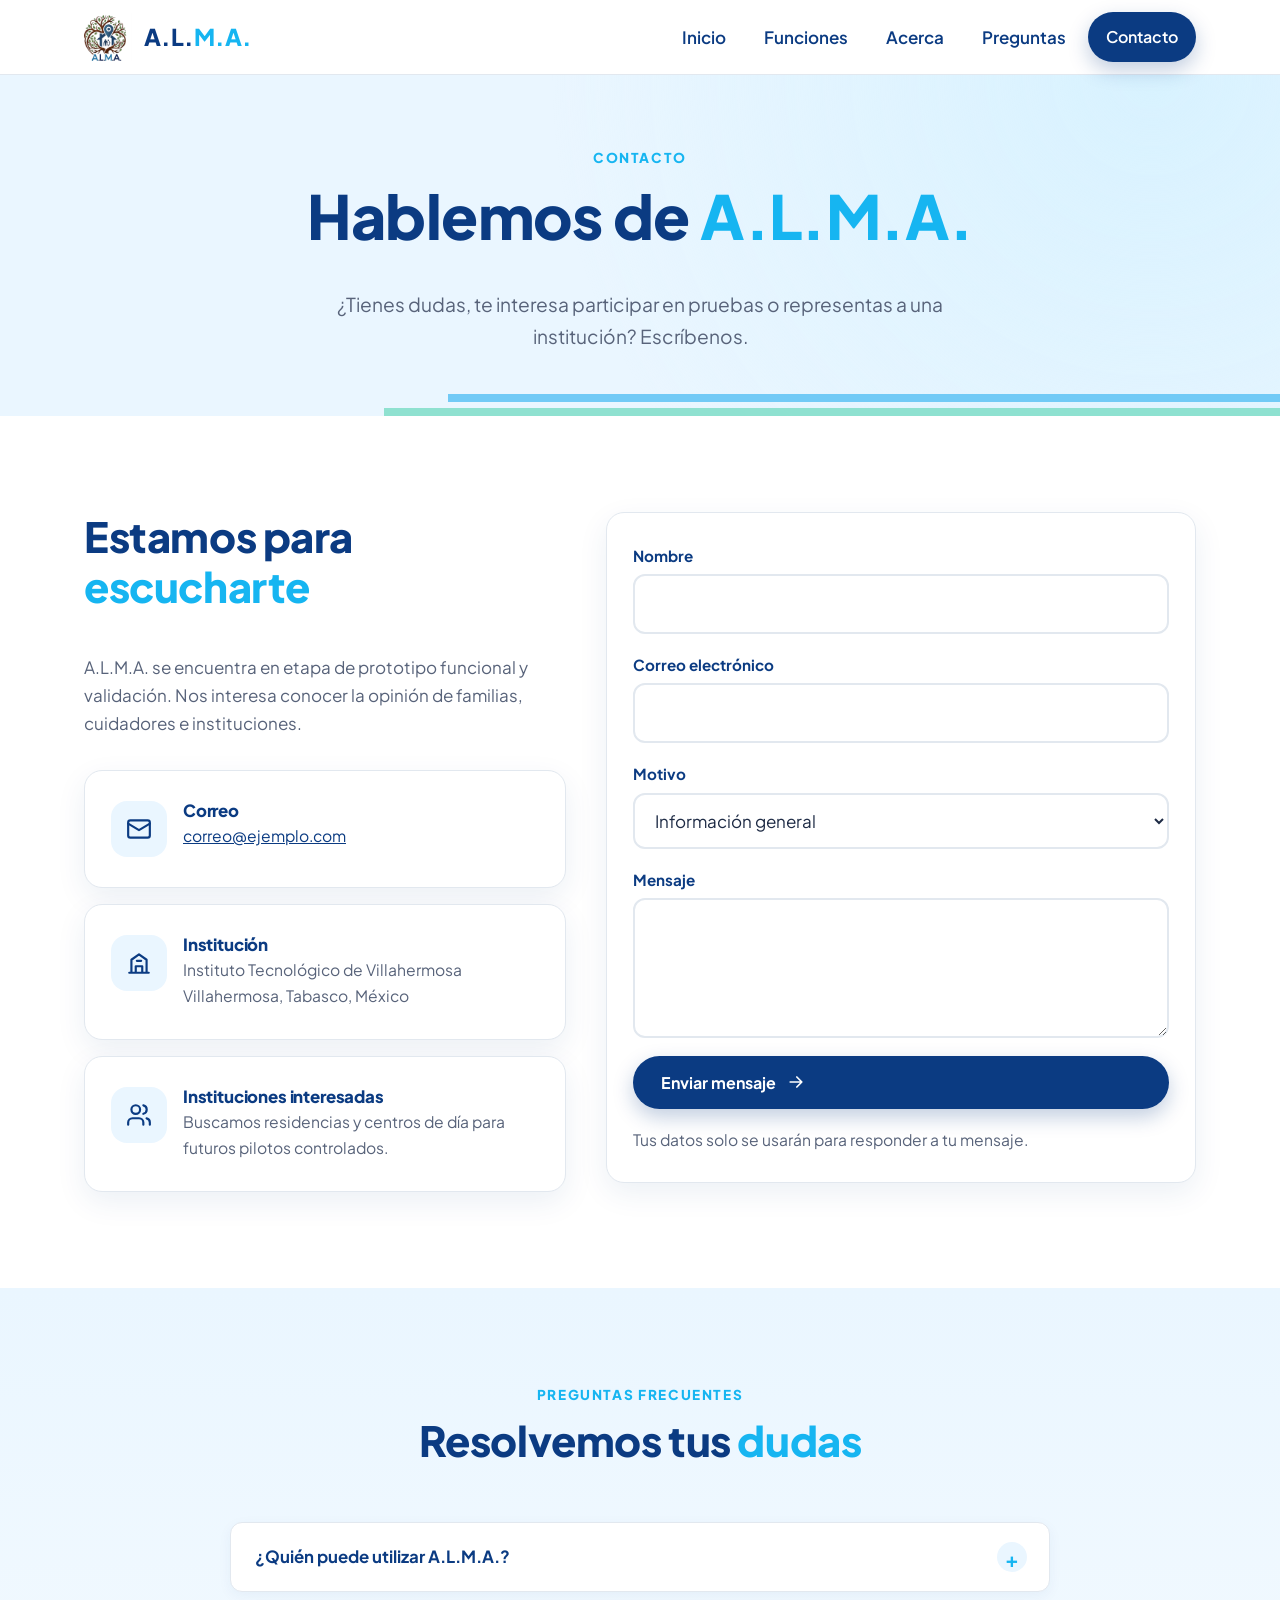
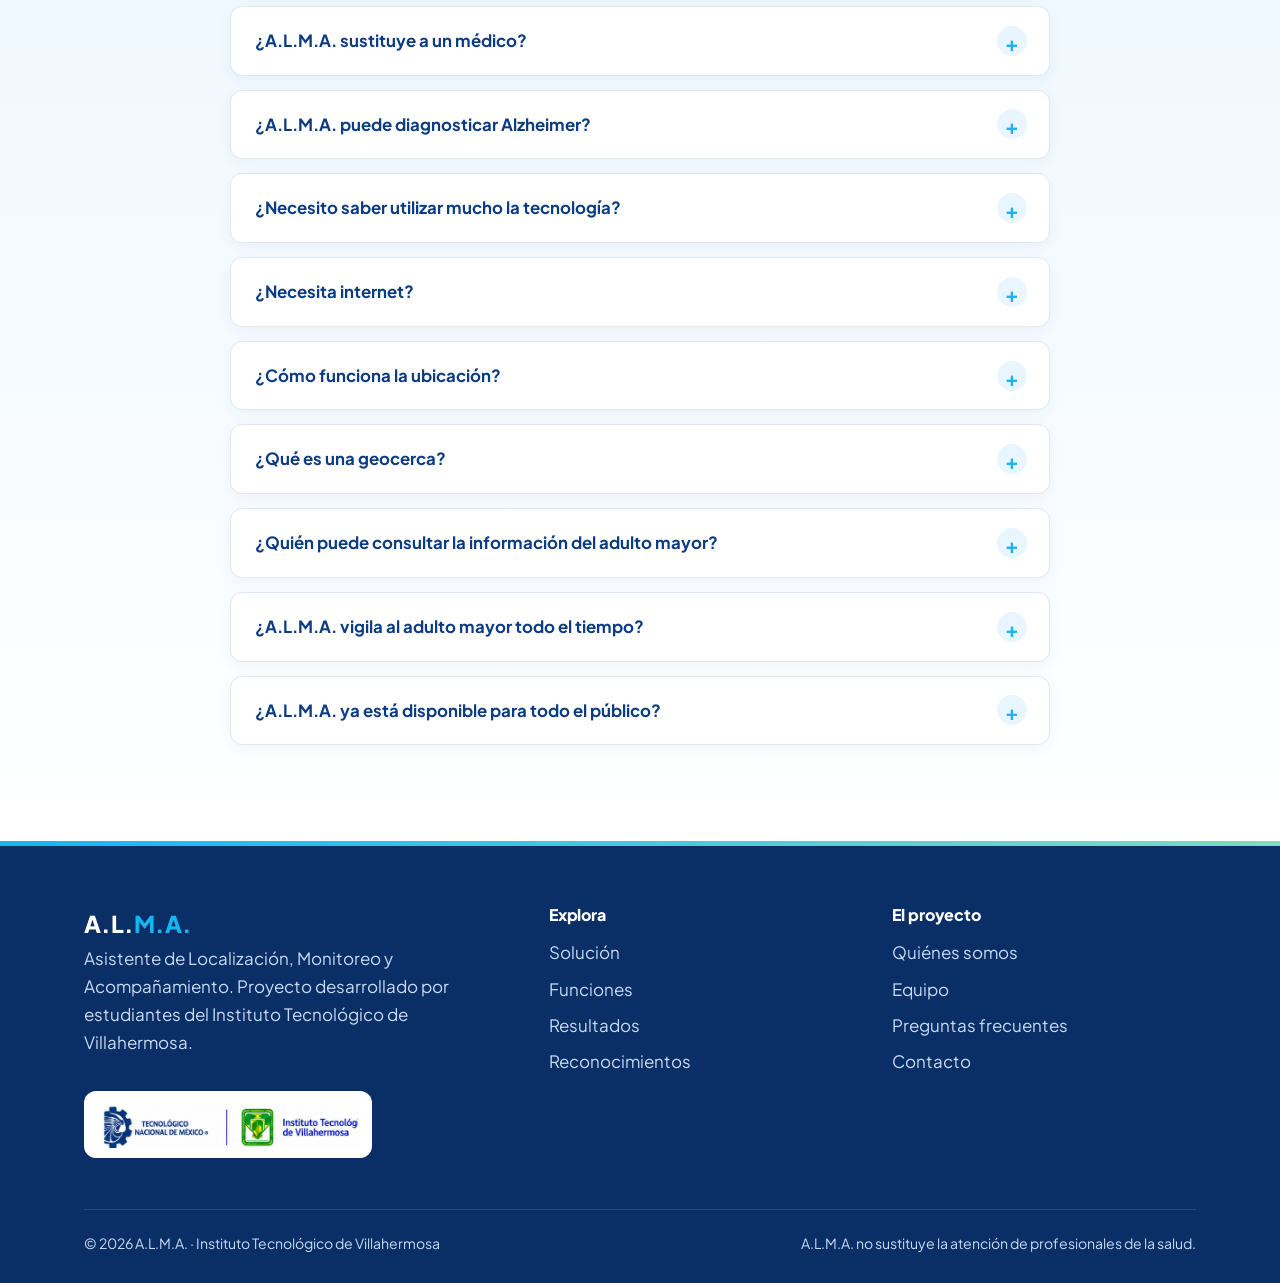
<file: pages/contacto.html>
<!DOCTYPE html>
<html lang="es">
<head>
  <meta charset="UTF-8">
  <meta name="viewport" content="width=device-width, initial-scale=1.0">
  <title>Contacto y preguntas frecuentes — A.L.M.A.</title>
  <meta name="description" content="Resuelve tus dudas sobre A.L.M.A. y ponte en contacto con el equipo del Instituto Tecnológico de Villahermosa.">
  <meta name="theme-color" content="#0B3B82">
  <link rel="icon" type="image/png" href="../assets/icons/favicon.png">
  <link rel="preconnect" href="https://fonts.googleapis.com">
  <link rel="preconnect" href="https://fonts.gstatic.com" crossorigin>
  <link href="https://fonts.googleapis.com/css2?family=Plus+Jakarta+Sans:wght@400;500;600;700;800&display=swap" rel="stylesheet">
  <link rel="stylesheet" href="../css/main.css">
  <link rel="stylesheet" href="../css/responsive.css">
</head>
<body>
  <a class="saltar-contenido" href="#contenido">Saltar al contenido</a>

  <!-- ===== Encabezado ===== -->
  <header class="encabezado">
    <div class="contenedor">
      <a class="marca" href="../index.html" aria-label="A.L.M.A. inicio">
        <img src="../assets/images/logo-alma.png" alt="">
        <span class="marca-texto">A.L.<span>M.A.</span></span>
      </a>
      <button class="menu-boton" aria-label="Abrir menú" aria-expanded="false" aria-controls="menu">
        <span class="icono i-menu"></span>
      </button>
      <nav class="nav" id="menu" aria-label="Principal">
        <ul>
          <li><a href="../index.html">Inicio</a></li>
          <li><a href="../index.html#funciones">Funciones</a></li>
          <li><a href="acerca.html">Acerca</a></li>
          <li><a href="#preguntas">Preguntas</a></li>
          <li><a class="boton boton-primario" href="contacto.html" aria-current="page">Contacto</a></li>
        </ul>
      </nav>
    </div>
  </header>

  <main id="contenido">

    <section class="cabecera-pagina">
      <div class="contenedor">
        <span class="antetitulo">Contacto</span>
        <h1>Hablemos de <span class="resalte">A.L.M.A.</span></h1>
        <p>¿Tienes dudas, te interesa participar en pruebas o representas a una institución? Escríbenos.</p>
      </div>
      <div class="ondas" aria-hidden="true"></div>
    </section>

    <!-- ===== Contacto ===== -->
    <section class="seccion">
      <div class="contenedor contacto">
        <div class="info-contacto aparecer">
          <h2>Estamos para <span class="resalte">escucharte</span></h2>
          <p style="color:var(--texto-suave)">A.L.M.A. se encuentra en etapa de prototipo funcional y validación. Nos interesa conocer la opinión de familias, cuidadores e instituciones.</p>

          <div class="info-item tarjeta">
            <span class="tarjeta-icono"><span class="icono i-correo"></span></span>
            <div>
              <h3>Correo</h3>
              <!-- CAMBIA este correo por el oficial del proyecto -->
              <p><a href="mailto:correo@ejemplo.com">correo@ejemplo.com</a></p>
            </div>
          </div>
          <div class="info-item tarjeta">
            <span class="tarjeta-icono"><span class="icono i-institucion"></span></span>
            <div>
              <h3>Institución</h3>
              <p>Instituto Tecnológico de Villahermosa<br>Villahermosa, Tabasco, México</p>
            </div>
          </div>
          <div class="info-item tarjeta">
            <span class="tarjeta-icono"><span class="icono i-red"></span></span>
            <div>
              <h3>Instituciones interesadas</h3>
              <p>Buscamos residencias y centros de día para futuros pilotos controlados.</p>
            </div>
          </div>
        </div>

        <!-- Formulario: por defecto abre el correo del visitante (mailto).
             Para recibir mensajes directo, crea un formulario en formspree.io
             y agrega action="https://formspree.io/f/TU_ID" method="POST". -->
        <form class="formulario tarjeta aparecer" id="form-contacto" data-correo="correo@ejemplo.com">
          <div class="campo">
            <label for="nombre">Nombre</label>
            <input id="nombre" name="nombre" type="text" autocomplete="name" required>
          </div>
          <div class="campo">
            <label for="correo">Correo electrónico</label>
            <input id="correo" name="correo" type="email" autocomplete="email" required>
          </div>
          <div class="campo">
            <label for="motivo">Motivo</label>
            <select id="motivo" name="motivo">
              <option>Información general</option>
              <option>Soy familiar o cuidador</option>
              <option>Represento a una institución</option>
              <option>Quiero participar en pruebas</option>
              <option>Otro</option>
            </select>
          </div>
          <div class="campo">
            <label for="mensaje">Mensaje</label>
            <textarea id="mensaje" name="mensaje" required></textarea>
          </div>
          <button class="boton boton-primario" type="submit">Enviar mensaje <span class="icono i-flecha"></span></button>
          <p class="aviso-form">Tus datos solo se usarán para responder a tu mensaje.</p>
        </form>
      </div>
    </section>

    <!-- ===== Preguntas frecuentes ===== -->
    <section class="seccion seccion-alterna" id="preguntas">
      <div class="contenedor">
        <div class="seccion-cabecera aparecer">
          <span class="antetitulo">Preguntas frecuentes</span>
          <h2>Resolvemos tus <span class="resalte">dudas</span></h2>
        </div>
        <div class="faq">
          <details>
            <summary>¿Quién puede utilizar A.L.M.A.?</summary>
            <p>Está pensada principalmente para personas adultas mayores y para quienes forman parte de su red de cuidado. También contempla una modalidad para instituciones.</p>
          </details>
          <details>
            <summary>¿A.L.M.A. sustituye a un médico?</summary>
            <p>No. Es una herramienta de acompañamiento y no sustituye consultas, tratamientos ni diagnósticos profesionales.</p>
          </details>
          <details>
            <summary>¿A.L.M.A. puede diagnosticar Alzheimer?</summary>
            <p>No. Las actividades cognitivas tienen una finalidad de estimulación y acompañamiento.</p>
          </details>
          <details>
            <summary>¿Necesito saber utilizar mucho la tecnología?</summary>
            <p>El proyecto busca reducir esa dificultad mediante una interfaz sencilla y la posibilidad de interactuar por voz.</p>
          </details>
          <details>
            <summary>¿Necesita internet?</summary>
            <p>Las funciones que requieren comunicación con la nube, sincronización o envío de alertas necesitan conexión a internet. El prototipo actual contempla el uso de un smartphone compatible y conexión a internet.</p>
          </details>
          <details>
            <summary>¿Cómo funciona la ubicación?</summary>
            <p>La ubicación se obtiene mediante el dispositivo y se utiliza de acuerdo con los permisos otorgados y dentro de la red autorizada.</p>
          </details>
          <details>
            <summary>¿Qué es una geocerca?</summary>
            <p>Es una zona virtual establecida sobre un lugar real. Puede utilizarse para configurar zonas de seguridad y generar alertas ante determinados eventos.</p>
          </details>
          <details>
            <summary>¿Quién puede consultar la información del adulto mayor?</summary>
            <p>El acceso se plantea de acuerdo con los roles y permisos establecidos dentro del sistema.</p>
          </details>
          <details>
            <summary>¿A.L.M.A. vigila al adulto mayor todo el tiempo?</summary>
            <p>No. El propósito es proporcionar herramientas de acompañamiento y seguridad respetando la autonomía de la persona.</p>
          </details>
          <details>
            <summary>¿A.L.M.A. ya está disponible para todo el público?</summary>
            <p>Actualmente se encuentra en etapa de prototipo funcional y validación. Todavía no se presenta como un producto comercial disponible para el público general.</p>
          </details>
        </div>
      </div>
    </section>
  </main>

  <!-- ===== Pie de página ===== -->
  <footer class="pie">
    <div class="contenedor">
      <div class="pie-rejilla">
        <div>
          <span class="marca-texto">A.L.<span>M.A.</span></span>
          <p>Asistente de Localización, Monitoreo y Acompañamiento. Proyecto desarrollado por estudiantes del Instituto Tecnológico de Villahermosa.</p>
          <div class="pie-institucional">
            <img src="../assets/images/logos-institucionales.png" alt="Tecnológico Nacional de México e Instituto Tecnológico de Villahermosa">
          </div>
        </div>
        <div>
          <h4>Explora</h4>
          <ul>
            <li><a href="../index.html#solucion">Solución</a></li>
            <li><a href="../index.html#funciones">Funciones</a></li>
            <li><a href="../index.html#validacion">Resultados</a></li>
            <li><a href="../index.html#logros">Reconocimientos</a></li>
          </ul>
        </div>
        <div>
          <h4>El proyecto</h4>
          <ul>
            <li><a href="acerca.html">Quiénes somos</a></li>
            <li><a href="acerca.html#equipo">Equipo</a></li>
            <li><a href="#preguntas">Preguntas frecuentes</a></li>
            <li><a href="contacto.html">Contacto</a></li>
          </ul>
        </div>
      </div>
      <div class="pie-legal">
        <span>© <span id="anio">2026</span> A.L.M.A. · Instituto Tecnológico de Villahermosa</span>
        <span>A.L.M.A. no sustituye la atención de profesionales de la salud.</span>
      </div>
    </div>
  </footer>

  <script src="../js/main.js"></script>
</body>
</html>
</file>
<file: css/main.css>
/* =========================================================
   A.L.M.A. — Estilos principales
   Paleta tomada del pitch InnovaTecNM Regional 2026
   ========================================================= */

:root {
  /* Paleta de marca */
  --azul-marino: #0B3B82;   /* títulos, texto fuerte */
  --azul-profundo: #163B78;
  --cian: #16B5F1;          /* acento principal */
  --cian-suave: #55C0F5;
  --menta: #79DDC5;         /* acento secundario */
  --verde: #20A56A;
  --morado: #5E28C7;
  --naranja: #E8742A;

  /* Fondos */
  --fondo: #FFFFFF;
  --fondo-azul: #EAF6FF;
  --fondo-azul-2: #D8F2FF;
  --fondo-menta: #E9FAF3;
  --fondo-lila: #F1ECFC;
  --fondo-durazno: #FFF1E6;
  --borde: #E2E8EF;

  /* Texto */
  --texto: #1E2B45;
  --texto-suave: #58637A;

  /* Sistema */
  --radio: 18px;
  --radio-sm: 12px;
  --sombra: 0 10px 30px rgba(11, 59, 130, 0.08);
  --sombra-hover: 0 16px 40px rgba(11, 59, 130, 0.14);
  --ancho: 1160px;
  --fuente: "Plus Jakarta Sans", system-ui, -apple-system, "Segoe UI", Roboto, sans-serif;
}

/* ---------- Base ---------- */
*,
*::before,
*::after { box-sizing: border-box; }

html { scroll-behavior: smooth; }

body {
  margin: 0;
  font-family: var(--fuente);
  font-size: 1.0625rem;          /* 17px: más legible para adultos mayores */
  line-height: 1.65;
  color: var(--texto);
  background: var(--fondo);
  -webkit-font-smoothing: antialiased;
}

img { max-width: 100%; height: auto; display: block; }

a { color: var(--azul-marino); }
a:hover { color: var(--cian); }

h1, h2, h3, h4 {
  color: var(--azul-marino);
  line-height: 1.2;
  margin: 0 0 0.6em;
  font-weight: 800;
  letter-spacing: -0.01em;
}
h1 { font-size: clamp(2.4rem, 5vw, 3.8rem); }
h2 { font-size: clamp(1.8rem, 3.4vw, 2.6rem); }
h3 { font-size: 1.2rem; }

p { margin: 0 0 1em; }

.resalte { color: var(--cian); }

:focus-visible {
  outline: 3px solid var(--cian);
  outline-offset: 3px;
  border-radius: 6px;
}

.saltar-contenido {
  position: absolute;
  left: -999px;
  top: 0;
  background: var(--azul-marino);
  color: #fff;
  padding: 10px 16px;
  z-index: 100;
}
.saltar-contenido:focus { left: 16px; top: 16px; }

.contenedor {
  width: 100%;
  max-width: var(--ancho);
  margin: 0 auto;
  padding: 0 24px;
}

/* ---------- Íconos ----------
   SVG incrustados (copias en assets/icons/). Van incrustados para que
   también funcionen al abrir el archivo con doble clic. Toman el color del texto. */
.icono {
  display: inline-block;
  width: 26px;
  height: 26px;
  background: currentColor;
  -webkit-mask: var(--i) center / contain no-repeat;
          mask: var(--i) center / contain no-repeat;
  flex-shrink: 0;
}
.i-voz          { --i: url("data:image/svg+xml,%3Csvg xmlns='http://www.w3.org/2000/svg' viewBox='0 0 24 24' fill='none' stroke='%23000' stroke-width='2' stroke-linecap='round' stroke-linejoin='round'%3E%3Crect x='9' y='3' width='6' height='11' rx='3'/%3E%3Cpath d='M5 11a7 7 0 0 0 14 0M12 18v3M8 21h8'/%3E%3C/svg%3E"); }
.i-recordatorio { --i: url("data:image/svg+xml,%3Csvg xmlns='http://www.w3.org/2000/svg' viewBox='0 0 24 24' fill='none' stroke='%23000' stroke-width='2' stroke-linecap='round' stroke-linejoin='round'%3E%3Cpath d='M6 8a6 6 0 0 1 12 0c0 7 3 9 3 9H3s3-2 3-9'/%3E%3Cpath d='M10.3 21a1.9 1.9 0 0 0 3.4 0'/%3E%3C/svg%3E"); }
.i-cerebro      { --i: url("data:image/svg+xml,%3Csvg xmlns='http://www.w3.org/2000/svg' viewBox='0 0 24 24' fill='none' stroke='%23000' stroke-width='2' stroke-linecap='round' stroke-linejoin='round'%3E%3Cpath d='M12 5a3 3 0 0 0-5.8-1A3 3 0 0 0 4 8.5a3.5 3.5 0 0 0 .5 6.5A3 3 0 0 0 8 19.5a3 3 0 0 0 4-.5V5Z'/%3E%3Cpath d='M12 5a3 3 0 0 1 5.8-1A3 3 0 0 1 20 8.5a3.5 3.5 0 0 1-.5 6.5 3 3 0 0 1-3.5 4.5 3 3 0 0 1-4-.5'/%3E%3C/svg%3E"); }
.i-ubicacion    { --i: url("data:image/svg+xml,%3Csvg xmlns='http://www.w3.org/2000/svg' viewBox='0 0 24 24' fill='none' stroke='%23000' stroke-width='2' stroke-linecap='round' stroke-linejoin='round'%3E%3Cpath d='M12 22s7-6.2 7-12a7 7 0 0 0-14 0c0 5.8 7 12 7 12Z'/%3E%3Ccircle cx='12' cy='10' r='2.5'/%3E%3C/svg%3E"); }
.i-geocerca     { --i: url("data:image/svg+xml,%3Csvg xmlns='http://www.w3.org/2000/svg' viewBox='0 0 24 24' fill='none' stroke='%23000' stroke-width='2' stroke-linecap='round' stroke-linejoin='round'%3E%3Ccircle cx='12' cy='12' r='9' stroke-dasharray='3 3'/%3E%3Cpath d='M12 16s3.5-3 3.5-5.8a3.5 3.5 0 0 0-7 0C8.5 13 12 16 12 16Z'/%3E%3C/svg%3E"); }
.i-emergencia   { --i: url("data:image/svg+xml,%3Csvg xmlns='http://www.w3.org/2000/svg' viewBox='0 0 24 24' fill='none' stroke='%23000' stroke-width='2' stroke-linecap='round' stroke-linejoin='round'%3E%3Cpath d='M10.3 3.9 1.8 18a2 2 0 0 0 1.7 3h17a2 2 0 0 0 1.7-3L13.7 3.9a2 2 0 0 0-3.4 0Z'/%3E%3Cpath d='M12 9v4M12 17h.01'/%3E%3C/svg%3E"); }
.i-juego        { --i: url("data:image/svg+xml,%3Csvg xmlns='http://www.w3.org/2000/svg' viewBox='0 0 24 24' fill='none' stroke='%23000' stroke-width='2' stroke-linecap='round' stroke-linejoin='round'%3E%3Crect x='2' y='6' width='20' height='12' rx='4'/%3E%3Cpath d='M6 12h4M8 10v4M15 11h.01M18 13h.01'/%3E%3C/svg%3E"); }
.i-recuerdos    { --i: url("data:image/svg+xml,%3Csvg xmlns='http://www.w3.org/2000/svg' viewBox='0 0 24 24' fill='none' stroke='%23000' stroke-width='2' stroke-linecap='round' stroke-linejoin='round'%3E%3Crect x='3' y='3' width='18' height='18' rx='2'/%3E%3Ccircle cx='9' cy='9' r='2'/%3E%3Cpath d='m21 15-5-5L5 21'/%3E%3C/svg%3E"); }
.i-panel        { --i: url("data:image/svg+xml,%3Csvg xmlns='http://www.w3.org/2000/svg' viewBox='0 0 24 24' fill='none' stroke='%23000' stroke-width='2' stroke-linecap='round' stroke-linejoin='round'%3E%3Crect x='3' y='3' width='7' height='9' rx='1'/%3E%3Crect x='14' y='3' width='7' height='5' rx='1'/%3E%3Crect x='14' y='12' width='7' height='9' rx='1'/%3E%3Crect x='3' y='16' width='7' height='5' rx='1'/%3E%3C/svg%3E"); }
.i-red          { --i: url("data:image/svg+xml,%3Csvg xmlns='http://www.w3.org/2000/svg' viewBox='0 0 24 24' fill='none' stroke='%23000' stroke-width='2' stroke-linecap='round' stroke-linejoin='round'%3E%3Ccircle cx='9' cy='7' r='4'/%3E%3Cpath d='M2 21v-2a4 4 0 0 1 4-4h6a4 4 0 0 1 4 4v2M16 3.1a4 4 0 0 1 0 7.8M22 21v-2a4 4 0 0 0-3-3.9'/%3E%3C/svg%3E"); }
.i-institucion  { --i: url("data:image/svg+xml,%3Csvg xmlns='http://www.w3.org/2000/svg' viewBox='0 0 24 24' fill='none' stroke='%23000' stroke-width='2' stroke-linecap='round' stroke-linejoin='round'%3E%3Cpath d='M3 21h18M5 21V9l7-5 7 5v12M9 21v-6h6v6M10 10h4'/%3E%3C/svg%3E"); }
.i-corazon      { --i: url("data:image/svg+xml,%3Csvg xmlns='http://www.w3.org/2000/svg' viewBox='0 0 24 24' fill='none' stroke='%23000' stroke-width='2' stroke-linecap='round' stroke-linejoin='round'%3E%3Cpath d='M19 14c1.5-1.5 3-3.2 3-5.5A5.5 5.5 0 0 0 16.5 3c-1.8 0-3 .5-4.5 2-1.5-1.5-2.7-2-4.5-2A5.5 5.5 0 0 0 2 8.5c0 2.3 1.5 4 3 5.5l7 7Z'/%3E%3C/svg%3E"); }
.i-escudo       { --i: url("data:image/svg+xml,%3Csvg xmlns='http://www.w3.org/2000/svg' viewBox='0 0 24 24' fill='none' stroke='%23000' stroke-width='2' stroke-linecap='round' stroke-linejoin='round'%3E%3Cpath d='M12 22s8-4 8-10V5l-8-3-8 3v7c0 6 8 10 8 10Z'/%3E%3Cpath d='m9 12 2 2 4-4'/%3E%3C/svg%3E"); }
.i-candado      { --i: url("data:image/svg+xml,%3Csvg xmlns='http://www.w3.org/2000/svg' viewBox='0 0 24 24' fill='none' stroke='%23000' stroke-width='2' stroke-linecap='round' stroke-linejoin='round'%3E%3Crect x='4' y='11' width='16' height='10' rx='2'/%3E%3Cpath d='M8 11V7a4 4 0 0 1 8 0v4'/%3E%3C/svg%3E"); }
.i-accesible    { --i: url("data:image/svg+xml,%3Csvg xmlns='http://www.w3.org/2000/svg' viewBox='0 0 24 24' fill='none' stroke='%23000' stroke-width='2' stroke-linecap='round' stroke-linejoin='round'%3E%3Ccircle cx='12' cy='4' r='2'/%3E%3Cpath d='M5 8h14M12 8v6M9 21l3-7 3 7'/%3E%3C/svg%3E"); }
.i-persona      { --i: url("data:image/svg+xml,%3Csvg xmlns='http://www.w3.org/2000/svg' viewBox='0 0 24 24' fill='none' stroke='%23000' stroke-width='2' stroke-linecap='round' stroke-linejoin='round'%3E%3Ccircle cx='12' cy='8' r='4'/%3E%3Cpath d='M4 21a8 8 0 0 1 16 0'/%3E%3C/svg%3E"); }
.i-estrella     { --i: url("data:image/svg+xml,%3Csvg xmlns='http://www.w3.org/2000/svg' viewBox='0 0 24 24' fill='none' stroke='%23000' stroke-width='2' stroke-linecap='round' stroke-linejoin='round'%3E%3Cpath d='m12 2 3.1 6.3 6.9 1-5 4.9 1.2 6.8L12 17.8 5.8 21l1.2-6.8-5-4.9 6.9-1Z'/%3E%3C/svg%3E"); }
.i-foco         { --i: url("data:image/svg+xml,%3Csvg xmlns='http://www.w3.org/2000/svg' viewBox='0 0 24 24' fill='none' stroke='%23000' stroke-width='2' stroke-linecap='round' stroke-linejoin='round'%3E%3Cpath d='M9 18h6M10 22h4M12 2a7 7 0 0 0-4 12.7V16h8v-1.3A7 7 0 0 0 12 2Z'/%3E%3C/svg%3E"); }
.i-trofeo       { --i: url("data:image/svg+xml,%3Csvg xmlns='http://www.w3.org/2000/svg' viewBox='0 0 24 24' fill='none' stroke='%23000' stroke-width='2' stroke-linecap='round' stroke-linejoin='round'%3E%3Cpath d='M8 21h8M12 17v4M7 4h10v5a5 5 0 0 1-10 0V4ZM7 6H4a3 3 0 0 0 3 4M17 6h3a3 3 0 0 1-3 4'/%3E%3C/svg%3E"); }
.i-correo       { --i: url("data:image/svg+xml,%3Csvg xmlns='http://www.w3.org/2000/svg' viewBox='0 0 24 24' fill='none' stroke='%23000' stroke-width='2' stroke-linecap='round' stroke-linejoin='round'%3E%3Crect x='2' y='4' width='20' height='16' rx='2'/%3E%3Cpath d='m22 7-10 6L2 7'/%3E%3C/svg%3E"); }
.i-flecha       { --i: url("data:image/svg+xml,%3Csvg xmlns='http://www.w3.org/2000/svg' viewBox='0 0 24 24' fill='none' stroke='%23000' stroke-width='2' stroke-linecap='round' stroke-linejoin='round'%3E%3Cpath d='M5 12h14M13 6l6 6-6 6'/%3E%3C/svg%3E"); }
.i-menu         { --i: url("data:image/svg+xml,%3Csvg xmlns='http://www.w3.org/2000/svg' viewBox='0 0 24 24' fill='none' stroke='%23000' stroke-width='2' stroke-linecap='round' stroke-linejoin='round'%3E%3Cpath d='M4 6h16M4 12h16M4 18h16'/%3E%3C/svg%3E"); }
.i-cerrar       { --i: url("data:image/svg+xml,%3Csvg xmlns='http://www.w3.org/2000/svg' viewBox='0 0 24 24' fill='none' stroke='%23000' stroke-width='2' stroke-linecap='round' stroke-linejoin='round'%3E%3Cpath d='M6 6l12 12M18 6 6 18'/%3E%3C/svg%3E"); }
.i-ojo          { --i: url("data:image/svg+xml,%3Csvg xmlns='http://www.w3.org/2000/svg' viewBox='0 0 24 24' fill='none' stroke='%23000' stroke-width='2' stroke-linecap='round' stroke-linejoin='round'%3E%3Cpath d='M2 12s3.5-7 10-7 10 7 10 7-3.5 7-10 7S2 12 2 12Z'/%3E%3Ccircle cx='12' cy='12' r='3'/%3E%3C/svg%3E"); }

/* ---------- Encabezado ---------- */
.encabezado {
  position: sticky;
  top: 0;
  z-index: 50;
  background: rgba(255, 255, 255, 0.92);
  backdrop-filter: blur(10px);
  -webkit-backdrop-filter: blur(10px);
  border-bottom: 1px solid var(--borde);
  transition: box-shadow 0.2s;
}
.encabezado.con-sombra { box-shadow: 0 4px 20px rgba(11, 59, 130, 0.08); }

.encabezado .contenedor {
  display: flex;
  align-items: center;
  justify-content: space-between;
  min-height: 74px;
  gap: 16px;
}

.marca {
  display: flex;
  align-items: center;
  gap: 12px;
  text-decoration: none;
}
.marca img { width: 48px; height: 48px; object-fit: contain; }
.marca-texto {
  font-weight: 800;
  font-size: 1.45rem;
  color: var(--azul-marino);
  letter-spacing: 0.02em;
}
.marca-texto span { color: var(--cian); }

.nav ul {
  display: flex;
  align-items: center;
  gap: 6px;
  list-style: none;
  margin: 0;
  padding: 0;
}
.nav a {
  display: block;
  padding: 10px 16px;
  border-radius: 999px;
  text-decoration: none;
  font-weight: 600;
  color: var(--azul-marino);
  transition: background 0.2s, color 0.2s;
}
.nav a:hover { background: var(--fondo-azul); color: var(--azul-marino); }
.nav a[aria-current="page"] { background: var(--fondo-azul-2); }
.nav a.boton,
.nav a.boton:hover,
.nav a.boton[aria-current="page"] { background: var(--azul-marino); color: #fff; }
.nav a.boton:hover { background: var(--azul-profundo); }

.menu-boton {
  display: none;
  background: none;
  border: 0;
  padding: 8px;
  color: var(--azul-marino);
  cursor: pointer;
}

/* ---------- Botones ---------- */
.boton {
  display: inline-flex;
  align-items: center;
  gap: 10px;
  padding: 14px 26px;
  border-radius: 999px;
  font-weight: 700;
  font-size: 1rem;
  text-decoration: none;
  border: 2px solid transparent;
  cursor: pointer;
  transition: transform 0.15s, box-shadow 0.2s, background 0.2s;
  font-family: inherit;
}
.boton .icono { width: 20px; height: 20px; }
.boton-primario {
  background: var(--azul-marino);
  color: #fff;
  box-shadow: 0 8px 20px rgba(11, 59, 130, 0.25);
}
.boton-primario:hover { background: var(--azul-profundo); color: #fff; transform: translateY(-2px); }
.boton-secundario {
  background: #fff;
  color: var(--azul-marino);
  border-color: var(--cian);
}
.boton-secundario:hover { background: var(--fondo-azul); color: var(--azul-marino); transform: translateY(-2px); }

/* ---------- Hero ---------- */
.hero {
  position: relative;
  overflow: hidden;
  background:
    radial-gradient(circle at 85% 20%, var(--fondo-azul-2) 0, transparent 45%),
    radial-gradient(circle at 10% 90%, var(--fondo-menta) 0, transparent 40%),
    var(--fondo);
  padding: 72px 0 96px;
}
.hero .contenedor {
  display: grid;
  grid-template-columns: 1.15fr 0.85fr;
  align-items: center;
  gap: 48px;
}
.etiqueta {
  display: inline-flex;
  align-items: center;
  gap: 8px;
  background: var(--fondo-azul);
  color: var(--azul-marino);
  font-weight: 700;
  font-size: 0.85rem;
  padding: 8px 16px;
  border-radius: 999px;
  margin-bottom: 20px;
}
.etiqueta .icono { width: 16px; height: 16px; color: var(--cian); }

.hero h1 { margin-bottom: 0.2em; }
.hero-subtitulo {
  font-weight: 700;
  color: var(--azul-marino);
  font-size: 1.1rem;
  padding-bottom: 14px;
  margin-bottom: 20px;
  position: relative;
}
.hero-subtitulo::after {
  content: "";
  position: absolute;
  left: 0;
  bottom: 0;
  width: 220px;
  height: 3px;
  border-radius: 3px;
  background: linear-gradient(90deg, var(--cian), var(--menta));
}
.hero-texto {
  font-size: 1.25rem;
  color: var(--texto-suave);
  max-width: 34ch;
}
.hero-texto strong { color: var(--azul-marino); }
.hero-acciones { display: flex; flex-wrap: wrap; gap: 14px; margin-top: 30px; }

.hero-visual { position: relative; display: grid; place-items: center; }
.hero-visual::before {
  content: "";
  position: absolute;
  width: 88%;
  aspect-ratio: 1;
  border-radius: 50%;
  background: linear-gradient(145deg, var(--fondo-azul-2), var(--fondo-menta));
}
.hero-visual img { position: relative; width: min(420px, 100%); }

.hero-pilares {
  display: flex;
  flex-wrap: wrap;
  gap: 28px;
  margin-top: 40px;
}
.pilar { display: flex; align-items: center; gap: 12px; font-weight: 700; color: var(--azul-marino); font-size: 0.95rem; }
.burbuja {
  display: grid;
  place-items: center;
  width: 52px;
  height: 52px;
  border-radius: 50%;
  background: var(--fondo-azul);
  color: var(--azul-marino);
}

/* Olas decorativas (como las franjas del pitch) */
.ondas {
  position: absolute;
  left: 0; right: 0; bottom: 0;
  height: 22px;
  background:
    linear-gradient(90deg, transparent 0 35%, var(--cian-suave) 35% 100%) top / 100% 8px no-repeat,
    linear-gradient(90deg, transparent 0 30%, var(--menta) 30% 100%) bottom / 100% 8px no-repeat;
  opacity: 0.8;
}

/* ---------- Secciones ---------- */
.seccion { padding: 96px 0; }
.seccion-alterna { background: linear-gradient(180deg, var(--fondo-azul) 0%, #fff 100%); }

.seccion-cabecera { text-align: center; max-width: 720px; margin: 0 auto 56px; }
.seccion-cabecera p { color: var(--texto-suave); font-size: 1.15rem; }
.antetitulo {
  display: block;
  font-size: 0.85rem;
  font-weight: 800;
  text-transform: uppercase;
  letter-spacing: 0.12em;
  color: var(--cian);
  margin-bottom: 10px;
}

/* ---------- Tarjetas ---------- */
.rejilla { display: grid; gap: 24px; }
.rejilla-2 { grid-template-columns: repeat(2, 1fr); }
.rejilla-3 { grid-template-columns: repeat(3, 1fr); }
.rejilla-4 { grid-template-columns: repeat(4, 1fr); }
.ancho-2 { grid-column: span 2; }

.tarjeta {
  background: #fff;
  border: 1px solid var(--borde);
  border-radius: var(--radio);
  padding: 30px 26px;
  box-shadow: var(--sombra);
  transition: transform 0.2s, box-shadow 0.2s;
}
.tarjeta:hover { transform: translateY(-4px); box-shadow: var(--sombra-hover); }
.tarjeta h3 { margin-top: 18px; }
.tarjeta p { color: var(--texto-suave); margin: 0; font-size: 0.98rem; }

.tarjeta-icono {
  flex-shrink: 0;
  display: grid;
  place-items: center;
  width: 56px;
  height: 56px;
  border-radius: 16px;
  background: var(--fondo-azul);
  color: var(--azul-marino);
}

/* Variantes de color (como las tarjetas del pitch) */
.t-azul    { background: var(--fondo-azul);    border-color: #D4EAF7; }
.t-menta   { background: var(--fondo-menta);   border-color: #CBEEDB; }
.t-durazno { background: var(--fondo-durazno); border-color: #FBDCC4; }
.t-lila    { background: var(--fondo-lila);    border-color: #DFD3F7; }
.t-azul    .tarjeta-icono, .t-menta .tarjeta-icono,
.t-durazno .tarjeta-icono, .t-lila  .tarjeta-icono { background: #fff; }
.t-azul    h3, .t-azul    .tarjeta-icono { color: var(--azul-marino); }
.t-menta   h3, .t-menta   .tarjeta-icono { color: var(--verde); }
.t-durazno h3, .t-durazno .tarjeta-icono { color: var(--naranja); }
.t-lila    h3, .t-lila    .tarjeta-icono { color: var(--morado); }

/* ---------- Problemática: datos ---------- */
.dato-grande {
  display: flex;
  align-items: center;
  gap: 24px;
  background: var(--fondo-azul);
  border-radius: var(--radio);
  padding: 26px 30px;
  margin-top: 32px;
}
.dato-grande strong {
  font-size: 2.6rem;
  color: var(--cian);
  line-height: 1;
  white-space: nowrap;
}
.dato-grande p { margin: 0; color: var(--azul-marino); font-weight: 600; }

.nota {
  display: flex;
  align-items: center;
  gap: 12px;
  background: var(--fondo-menta);
  color: var(--azul-marino);
  border-radius: var(--radio-sm);
  padding: 14px 20px;
  margin-top: 20px;
  font-weight: 600;
}
.nota .icono { color: var(--verde); }

.fuente { font-size: 0.85rem; color: var(--texto-suave); margin-top: 16px; }

/* ---------- Solución: bloque destacado ---------- */
.solucion {
  display: grid;
  grid-template-columns: 1fr 1fr;
  gap: 56px;
  align-items: center;
}
.cita {
  background: var(--azul-marino);
  color: #fff;
  border-radius: var(--radio);
  padding: 44px 40px;
  position: relative;
  overflow: hidden;
}
.cita::after {
  content: "";
  position: absolute;
  width: 220px; height: 220px;
  right: -60px; bottom: -80px;
  border-radius: 50%;
  background: var(--cian);
  opacity: 0.25;
}
.cita p { font-size: 1.45rem; font-weight: 700; line-height: 1.45; margin: 0; position: relative; }
.cita .resalte { color: var(--menta); }

.lista-check { list-style: none; padding: 0; margin: 24px 0 0; display: grid; gap: 14px; }
.lista-check li { display: flex; gap: 12px; align-items: flex-start; }
.lista-check .icono { color: var(--verde); width: 24px; height: 24px; margin-top: 2px; }

/* ---------- Validación ---------- */
.validacion {
  display: grid;
  grid-template-columns: 0.9fr 1.1fr;
  gap: 32px;
  align-items: stretch;
}
.panel-numero {
  background: #fff;
  border-radius: var(--radio);
  padding: 36px;
  box-shadow: var(--sombra);
  display: flex;
  flex-direction: column;
  align-items: center;
  justify-content: center;
  text-align: center;
  gap: 8px;
}
.dona {
  --p: 74;
  width: 190px;
  aspect-ratio: 1;
  border-radius: 50%;
  background:
    radial-gradient(closest-side, #fff 72%, transparent 73%),
    conic-gradient(var(--cian) calc(var(--p) * 1%), var(--fondo-azul-2) 0);
  display: grid;
  place-items: center;
  font-size: 2.6rem;
  font-weight: 800;
  color: var(--azul-marino);
  margin-bottom: 10px;
}
.panel-numero p { margin: 0; color: var(--texto-suave); }
.panel-numero .chico { font-size: 0.9rem; }

.barras { display: grid; gap: 18px; background: #fff; border-radius: var(--radio); padding: 32px; box-shadow: var(--sombra); }
.barras h3 { margin: 0 0 4px; }
.barra-fila { display: grid; gap: 6px; }
.barra-etiqueta { display: flex; justify-content: space-between; font-weight: 600; font-size: 0.95rem; color: var(--azul-marino); }
.barra {
  height: 12px;
  border-radius: 999px;
  background: var(--fondo-azul);
  overflow: hidden;
}
.barra span {
  display: block;
  height: 100%;
  width: 0;
  border-radius: 999px;
  background: linear-gradient(90deg, var(--cian), var(--menta));
  transition: width 1.2s cubic-bezier(.2,.7,.2,1);
}
.barras.visible .barra span { width: var(--v); }

.metricas { display: grid; grid-template-columns: repeat(4, 1fr); gap: 20px; margin-top: 32px; }
.metrica {
  border-radius: var(--radio);
  padding: 22px;
  display: flex;
  gap: 14px;
  align-items: center;
}
.metrica strong { display: block; font-size: 1.7rem; color: var(--azul-marino); line-height: 1.1; }
.metrica span.txt { font-size: 0.9rem; color: var(--texto-suave); }
.metrica .icono { color: var(--azul-marino); width: 30px; height: 30px; }

/* ---------- Logros ---------- */
.logro {
  display: flex;
  gap: 20px;
  align-items: flex-start;
}
.logro .tarjeta-icono { background: linear-gradient(145deg, var(--cian), var(--azul-marino)); color: #fff; }
.logro h3 { margin-top: 0; }
.logro .puesto {
  display: inline-block;
  background: var(--fondo-menta);
  color: var(--verde);
  font-weight: 800;
  font-size: 0.85rem;
  padding: 4px 12px;
  border-radius: 999px;
  margin-bottom: 10px;
}

/* ---------- Propósito ---------- */
.proposito {
  background: linear-gradient(135deg, var(--azul-marino) 0%, var(--azul-profundo) 60%, #0D64D9 100%);
  color: #E8F6FF;
  text-align: center;
  position: relative;
  overflow: hidden;
}
.proposito h2 { color: #fff; }
.proposito p { max-width: 720px; margin: 0 auto 1em; font-size: 1.15rem; }
.proposito .frase {
  font-size: clamp(1.3rem, 2.4vw, 1.7rem);
  font-weight: 700;
  color: #fff;
  max-width: 820px;
  margin: 32px auto;
  line-height: 1.45;
}
.proposito .lema { color: var(--menta); font-weight: 800; letter-spacing: 0.04em; font-size: 1.2rem; }

/* ---------- Páginas internas ---------- */
.cabecera-pagina {
  background:
    radial-gradient(circle at 90% 0%, var(--fondo-azul-2) 0, transparent 50%),
    var(--fondo-azul);
  padding: 72px 0 64px;
  text-align: center;
  position: relative;
}
.cabecera-pagina p { color: var(--texto-suave); font-size: 1.2rem; max-width: 680px; margin: 0 auto; }

.dos-columnas { display: grid; grid-template-columns: 1fr 1fr; gap: 56px; align-items: start; }
.texto-largo p { color: var(--texto); }

.mision-vision .tarjeta { padding: 38px 34px; }
.mision-vision .tarjeta p { color: var(--texto); margin-bottom: 0.9em; }

/* Línea de tiempo */
.linea-tiempo { position: relative; max-width: 820px; margin: 0 auto; padding-left: 36px; }
.linea-tiempo::before {
  content: "";
  position: absolute;
  left: 11px; top: 6px; bottom: 6px;
  width: 3px;
  background: linear-gradient(var(--cian), var(--menta));
  border-radius: 3px;
}
.hito { position: relative; margin-bottom: 36px; }
.hito::before {
  content: "";
  position: absolute;
  left: -32px; top: 6px;
  width: 17px; height: 17px;
  border-radius: 50%;
  background: #fff;
  border: 4px solid var(--cian);
}
.hito .fecha { font-weight: 800; color: var(--cian); font-size: 0.9rem; text-transform: uppercase; letter-spacing: 0.08em; }
.hito h3 { margin: 4px 0 6px; }
.hito p { color: var(--texto-suave); margin: 0; }

/* Equipo */
.miembro { text-align: center; }
.avatar {
  width: 88px; height: 88px;
  margin: 0 auto 16px;
  border-radius: 50%;
  display: grid;
  place-items: center;
  font-weight: 800;
  font-size: 1.6rem;
  color: #fff;
  background: linear-gradient(145deg, var(--cian), var(--azul-marino));
}
.miembro h3 { margin: 0 0 4px; font-size: 1.08rem; }
.miembro .rol { color: var(--cian); font-weight: 700; margin: 0 0 4px; }
.miembro .programa { font-size: 0.9rem; color: var(--texto-suave); margin: 0; }
.miembro.asesora .avatar { background: linear-gradient(145deg, var(--menta), var(--verde)); }

/* Preguntas frecuentes */
.faq { max-width: 820px; margin: 0 auto; display: grid; gap: 14px; }
.faq details {
  background: #fff;
  border: 1px solid var(--borde);
  border-radius: var(--radio-sm);
  box-shadow: 0 4px 14px rgba(11, 59, 130, 0.05);
  overflow: hidden;
}
.faq summary {
  list-style: none;
  cursor: pointer;
  padding: 20px 56px 20px 24px;
  font-weight: 700;
  color: var(--azul-marino);
  position: relative;
  font-size: 1.05rem;
}
.faq summary::-webkit-details-marker { display: none; }
.faq summary::after {
  content: "+";
  position: absolute;
  right: 22px; top: 50%;
  transform: translateY(-50%);
  width: 30px; height: 30px;
  border-radius: 50%;
  background: var(--fondo-azul);
  display: grid;
  place-items: center;
  font-size: 1.3rem;
  color: var(--cian);
  transition: transform 0.2s;
}
.faq details[open] summary::after { content: "–"; }
.faq details p { padding: 0 24px 22px; margin: 0; color: var(--texto-suave); }

/* Contacto */
.contacto { display: grid; grid-template-columns: 0.9fr 1.1fr; gap: 40px; align-items: start; }
.formulario { display: grid; gap: 18px; }
.campo { display: grid; gap: 6px; }
.campo label { font-weight: 700; color: var(--azul-marino); font-size: 0.95rem; }
.campo input,
.campo select,
.campo textarea {
  font: inherit;
  padding: 14px 16px;
  border-radius: var(--radio-sm);
  border: 2px solid var(--borde);
  background: #fff;
  color: var(--texto);
  transition: border-color 0.2s;
}
.campo input:focus,
.campo select:focus,
.campo textarea:focus { border-color: var(--cian); outline: none; }
.campo textarea { min-height: 140px; resize: vertical; }
.aviso-form { font-size: 0.85rem; color: var(--texto-suave); margin: 0; }

.info-contacto { display: grid; gap: 16px; }
.info-item { display: flex; gap: 16px; align-items: flex-start; }
.info-item h3 { margin: 0 0 2px; font-size: 1.05rem; }
.info-item p { margin: 0; color: var(--texto-suave); }

/* ---------- Pie de página ---------- */
.pie {
  background: #0A2E66;
  color: #C9DBF2;
  padding: 64px 0 28px;
  position: relative;
}
.pie::before {
  content: "";
  position: absolute;
  top: 0; left: 0; right: 0;
  height: 5px;
  background: linear-gradient(90deg, var(--cian), var(--menta));
}
.pie-rejilla { display: grid; grid-template-columns: 1.4fr 1fr 1fr; gap: 40px; }
.pie h4 { color: #fff; font-size: 1rem; margin-bottom: 14px; }
.pie ul { list-style: none; padding: 0; margin: 0; display: grid; gap: 8px; }
.pie a { color: #C9DBF2; text-decoration: none; }
.pie a:hover { color: var(--menta); }
.pie .marca-texto { color: #fff; }
.pie-institucional {
  background: #fff;
  border-radius: var(--radio-sm);
  padding: 10px 14px;
  display: inline-block;
  margin-top: 18px;
}
.pie-institucional img { width: 260px; }
.pie-legal {
  border-top: 1px solid rgba(255, 255, 255, 0.12);
  margin-top: 44px;
  padding-top: 22px;
  font-size: 0.88rem;
  display: flex;
  justify-content: space-between;
  flex-wrap: wrap;
  gap: 10px;
}

/* ---------- Animación al hacer scroll ---------- */
.aparecer { opacity: 0; transform: translateY(24px); transition: opacity 0.7s, transform 0.7s; }
.aparecer.visible { opacity: 1; transform: none; }

@media (prefers-reduced-motion: reduce) {
  html { scroll-behavior: auto; }
  .aparecer { opacity: 1; transform: none; transition: none; }
  .barra span { transition: none; }
  .tarjeta, .boton { transition: none; }
}
</file>
<file: css/responsive.css>
/* =========================================================
   A.L.M.A. — Adaptación a tabletas y celulares
   ========================================================= */

/* Tabletas */
@media (max-width: 1024px) {
  .rejilla-4 { grid-template-columns: repeat(2, 1fr); }
  .metricas  { grid-template-columns: repeat(2, 1fr); }
  .seccion   { padding: 80px 0; }
}

/* Menú móvil y columnas simples */
@media (max-width: 860px) {
  .menu-boton { display: inline-flex; }

  .nav {
    position: absolute;
    top: 100%;
    left: 0;
    right: 0;
    background: #fff;
    border-bottom: 1px solid var(--borde);
    box-shadow: 0 12px 24px rgba(11, 59, 130, 0.1);
    display: none;
  }
  .nav.abierto { display: block; }
  .nav ul { flex-direction: column; align-items: stretch; padding: 12px 24px 20px; gap: 4px; }
  .nav a { padding: 14px 16px; border-radius: 12px; }
  .nav a.boton { justify-content: center; margin-top: 8px; }

  .hero { padding: 48px 0 72px; }
  .hero .contenedor { grid-template-columns: 1fr; text-align: center; gap: 24px; }
  .hero-visual { order: -1; }
  .hero-visual img { width: min(260px, 70%); }
  .hero-texto { margin-left: auto; margin-right: auto; }
  .hero-subtitulo::after { left: 50%; transform: translateX(-50%); }
  .hero-acciones, .hero-pilares { justify-content: center; }

  .rejilla-3,
  .rejilla-2,
  .solucion,
  .validacion,
  .dos-columnas,
  .contacto { grid-template-columns: 1fr; }

  .solucion, .dos-columnas { gap: 32px; }
  .rejilla-3 .ancho-2 { grid-column: auto; }
  .pie-rejilla { grid-template-columns: 1fr 1fr; }
  .pie-rejilla > :first-child { grid-column: 1 / -1; }
}

/* Celulares */
@media (max-width: 560px) {
  body { font-size: 1rem; }
  .contenedor { padding: 0 16px; }
  .seccion { padding: 64px 0; }
  .seccion-cabecera { margin-bottom: 36px; }

  .rejilla-4,
  .metricas { grid-template-columns: 1fr; }
  .ancho-2 { grid-column: auto; }

  .hero-pilares { gap: 18px; }
  .pilar { flex-direction: column; text-align: center; gap: 8px; font-size: 0.85rem; }

  .hero-acciones .boton { width: 100%; justify-content: center; }

  .dato-grande { flex-direction: column; text-align: center; gap: 12px; }
  .cita { padding: 32px 26px; }
  .cita p { font-size: 1.2rem; }

  .logro { flex-direction: column; }

  .pie-rejilla { grid-template-columns: 1fr; }
  .pie-institucional img { width: 220px; }
  .pie-legal { flex-direction: column; text-align: center; }
}
</file>
